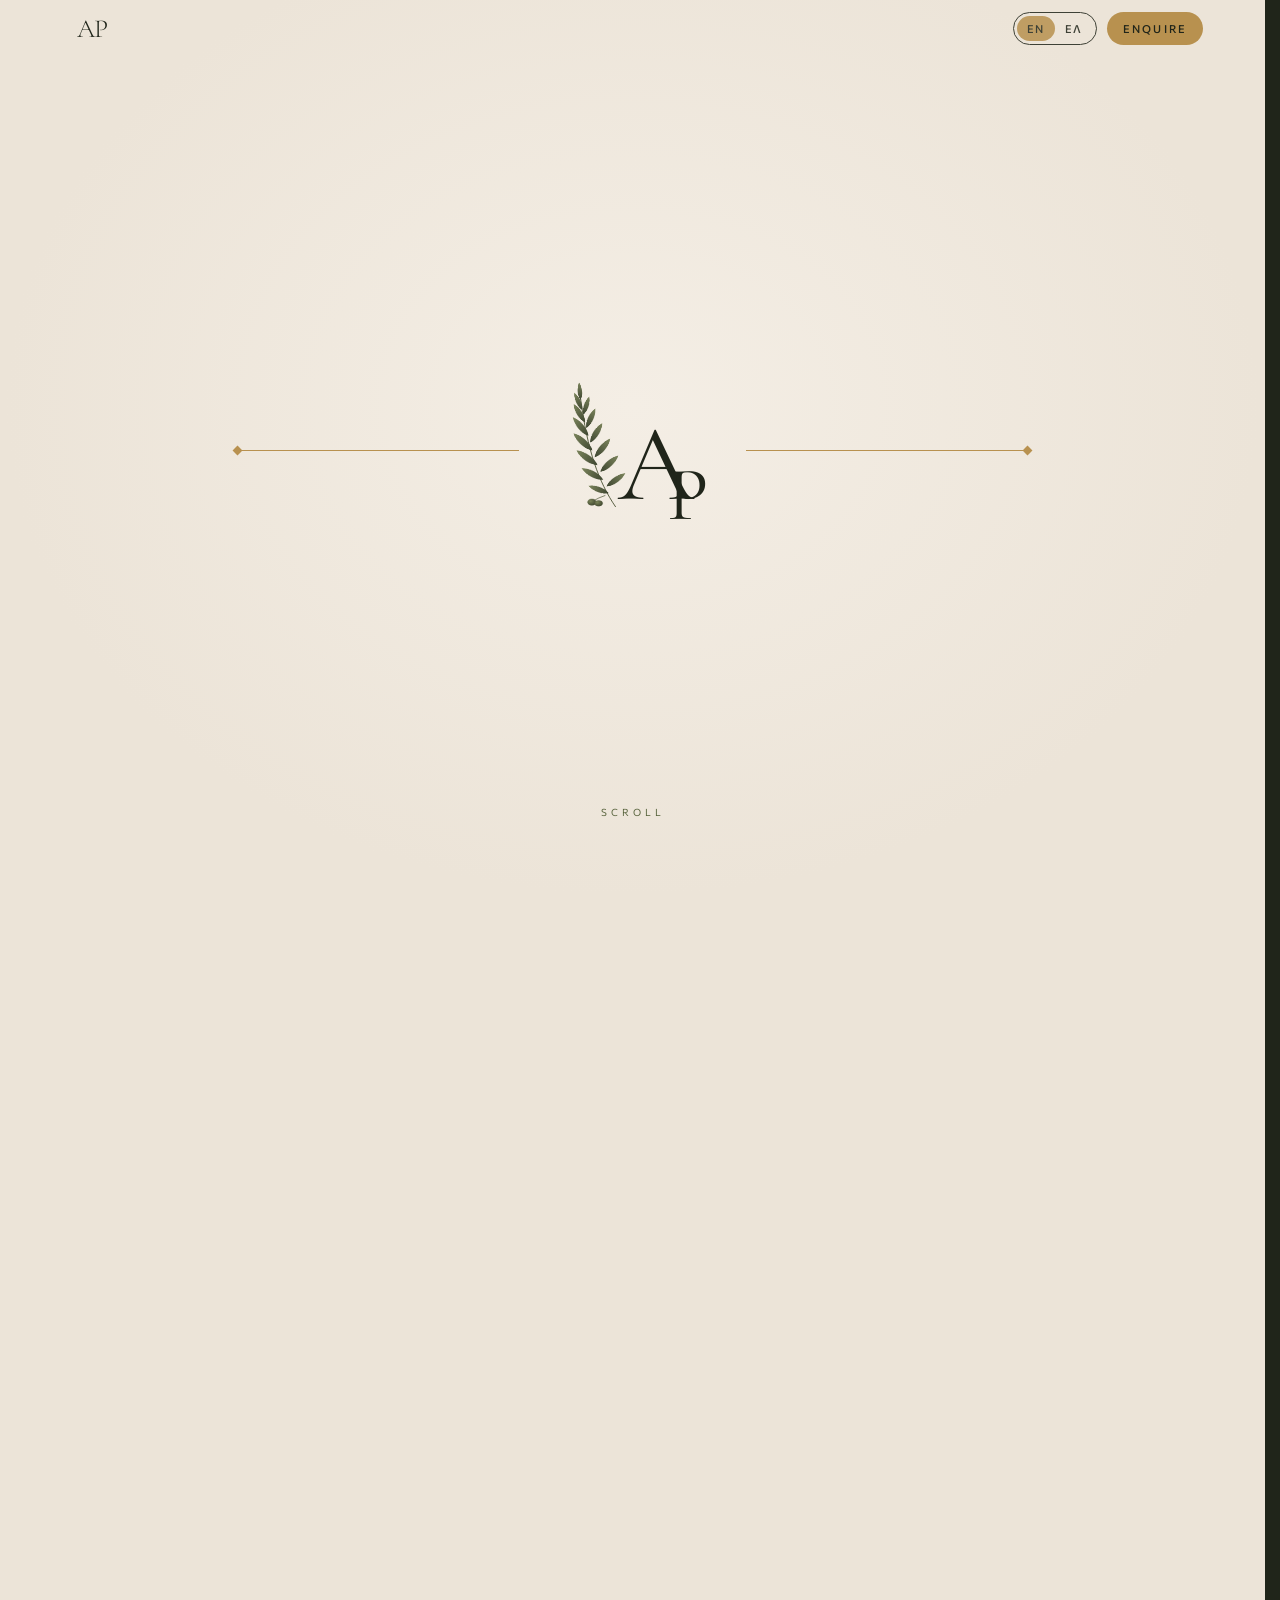
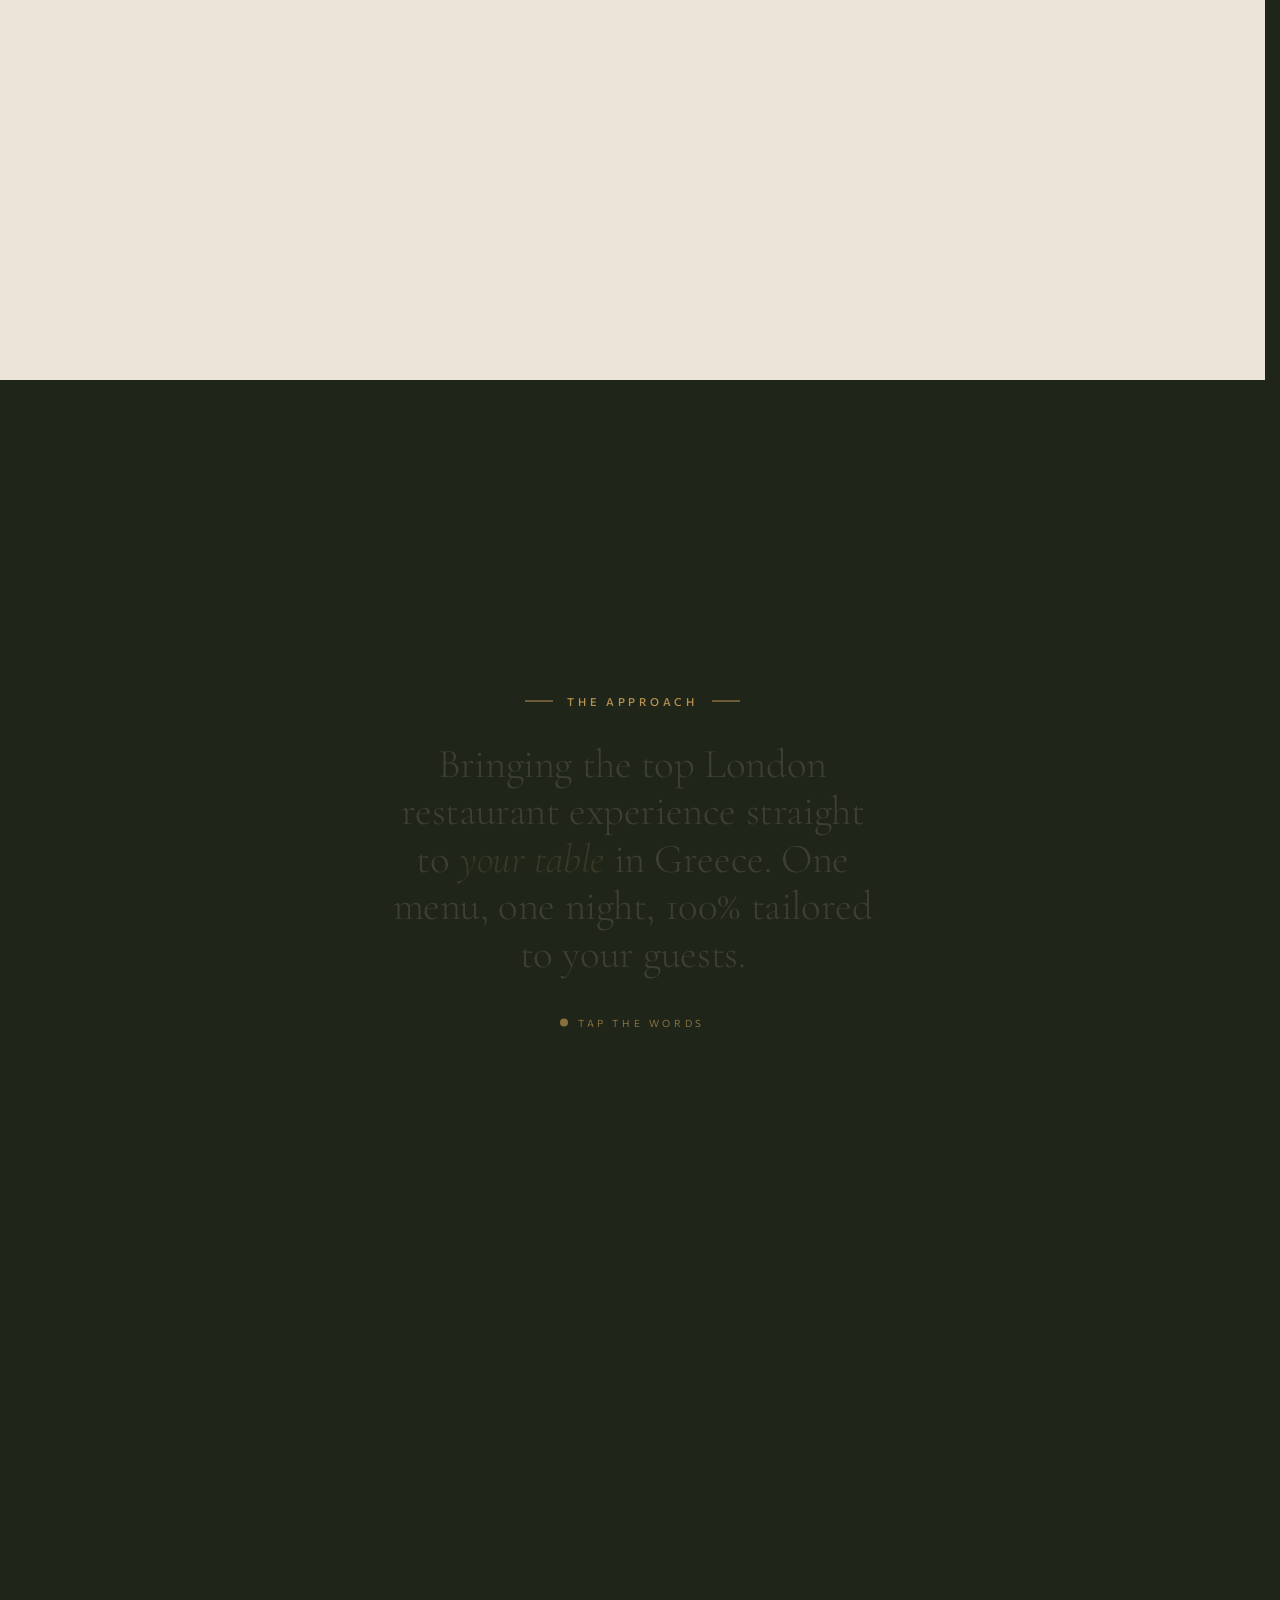
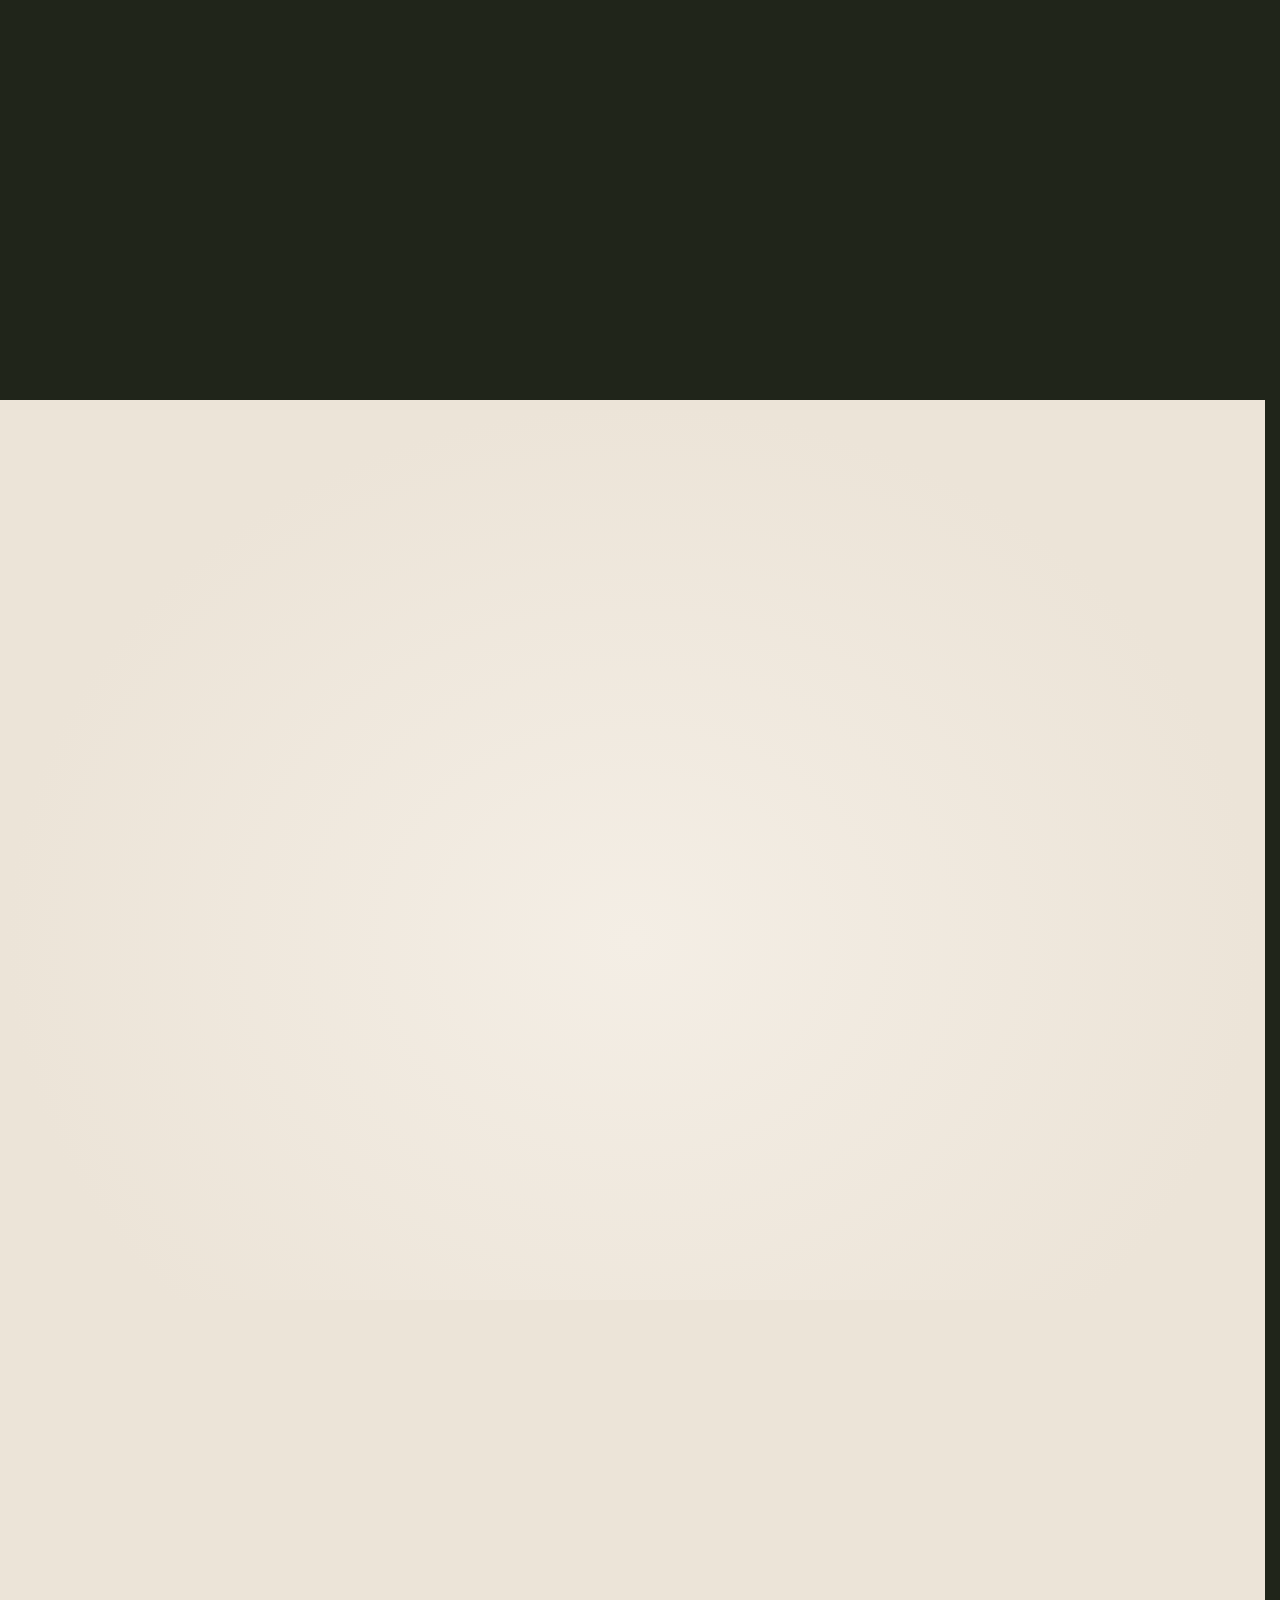
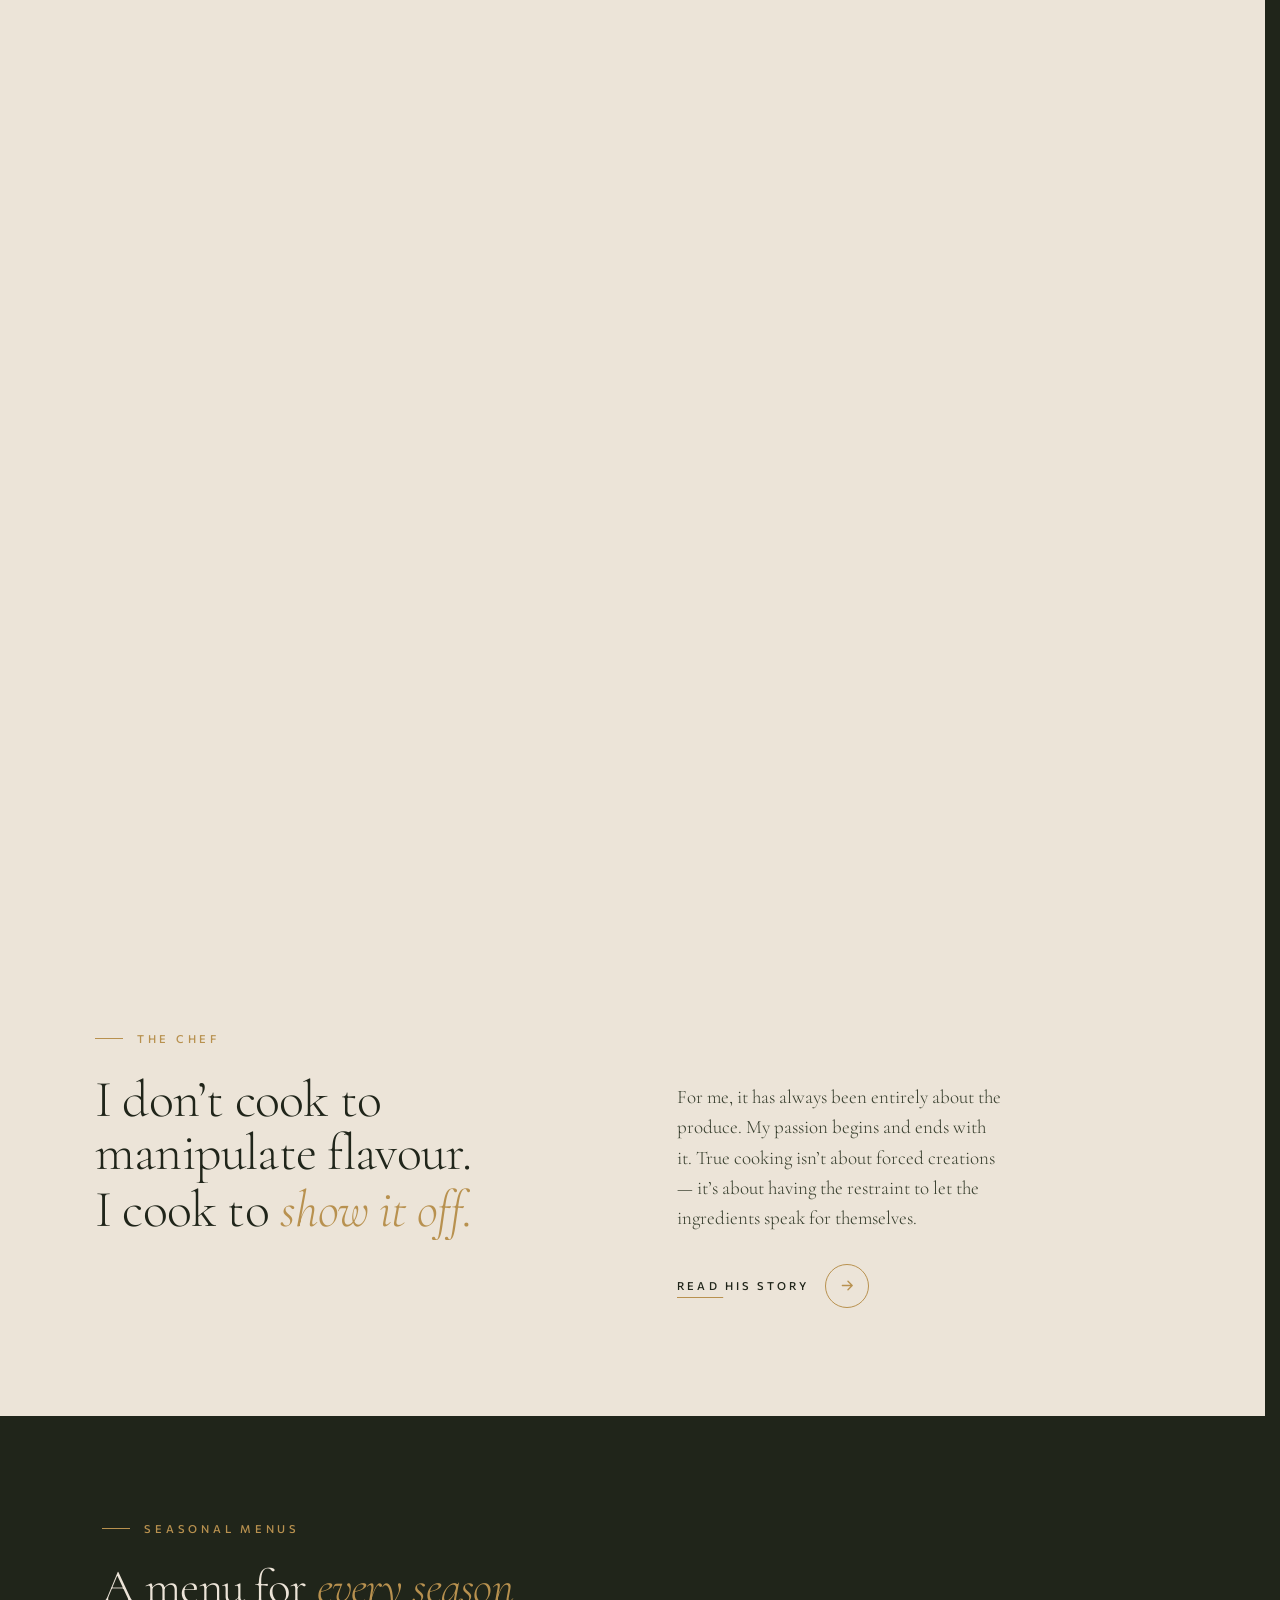
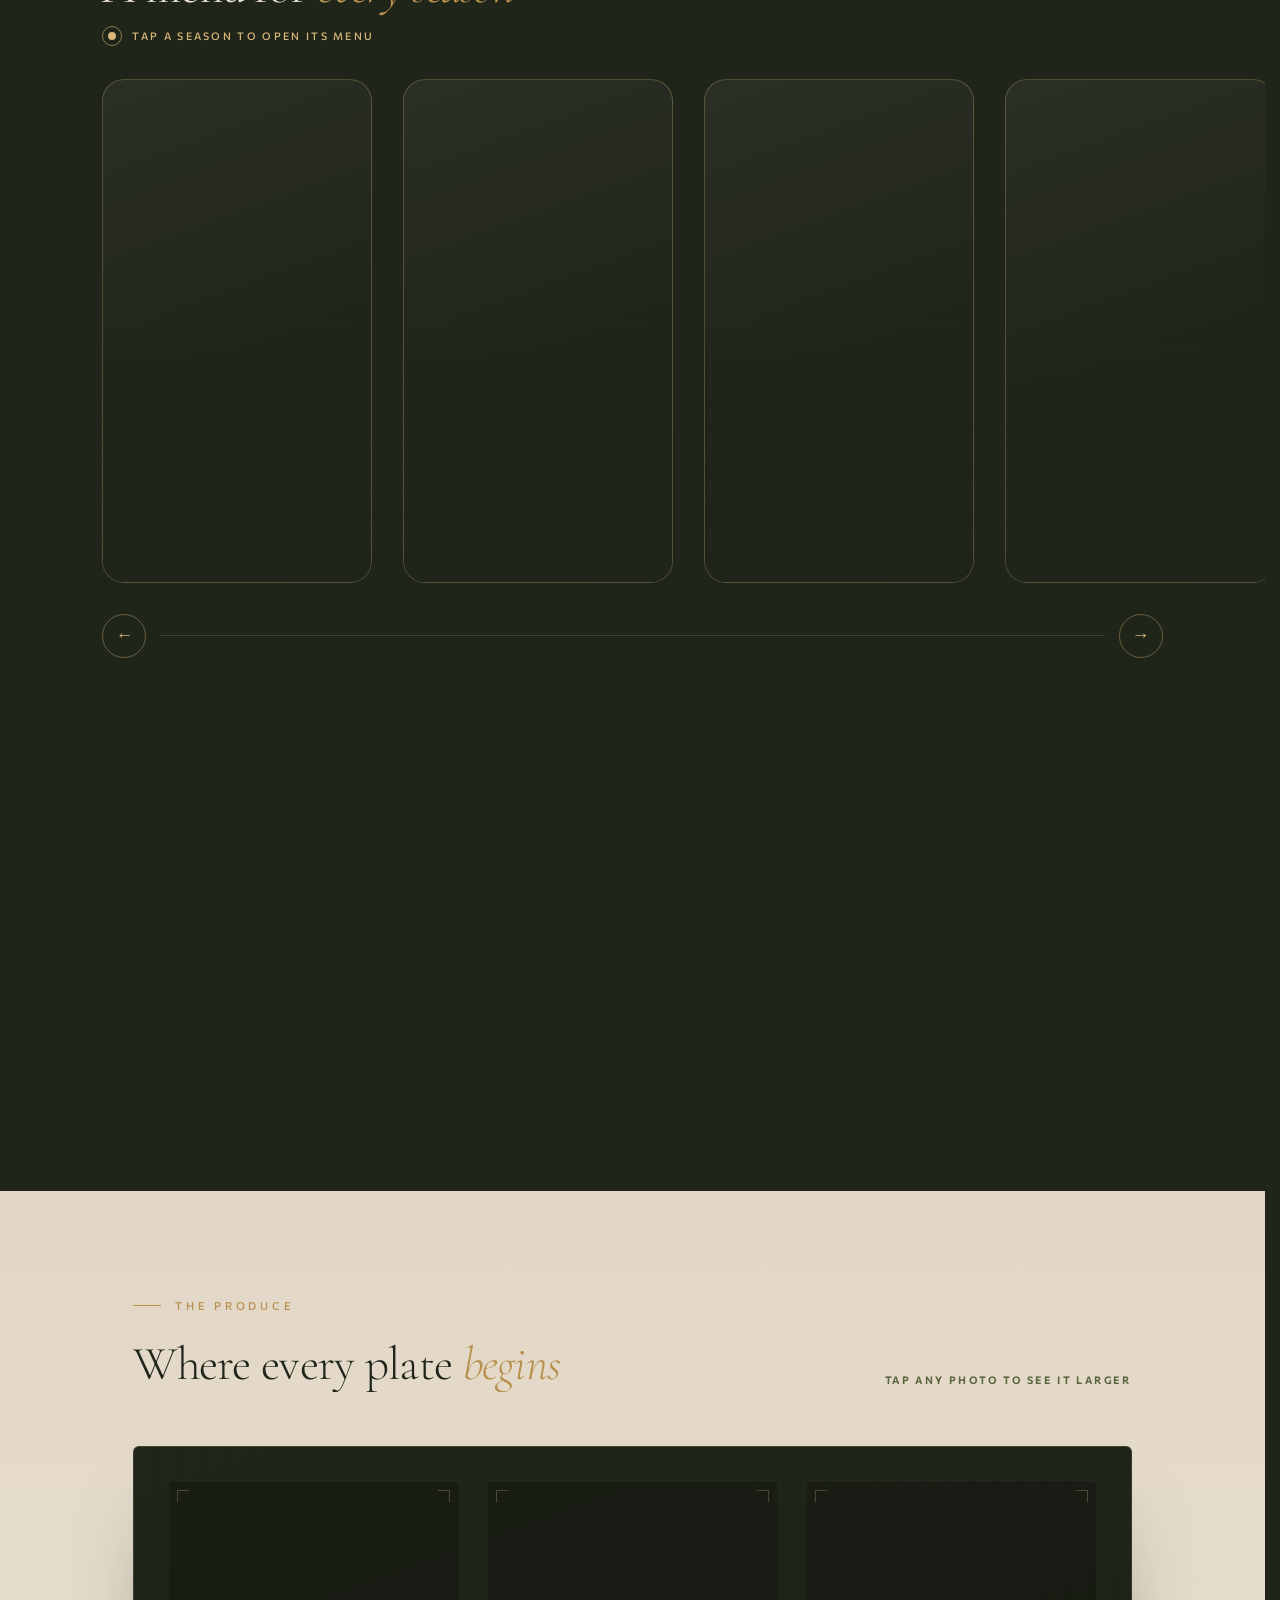
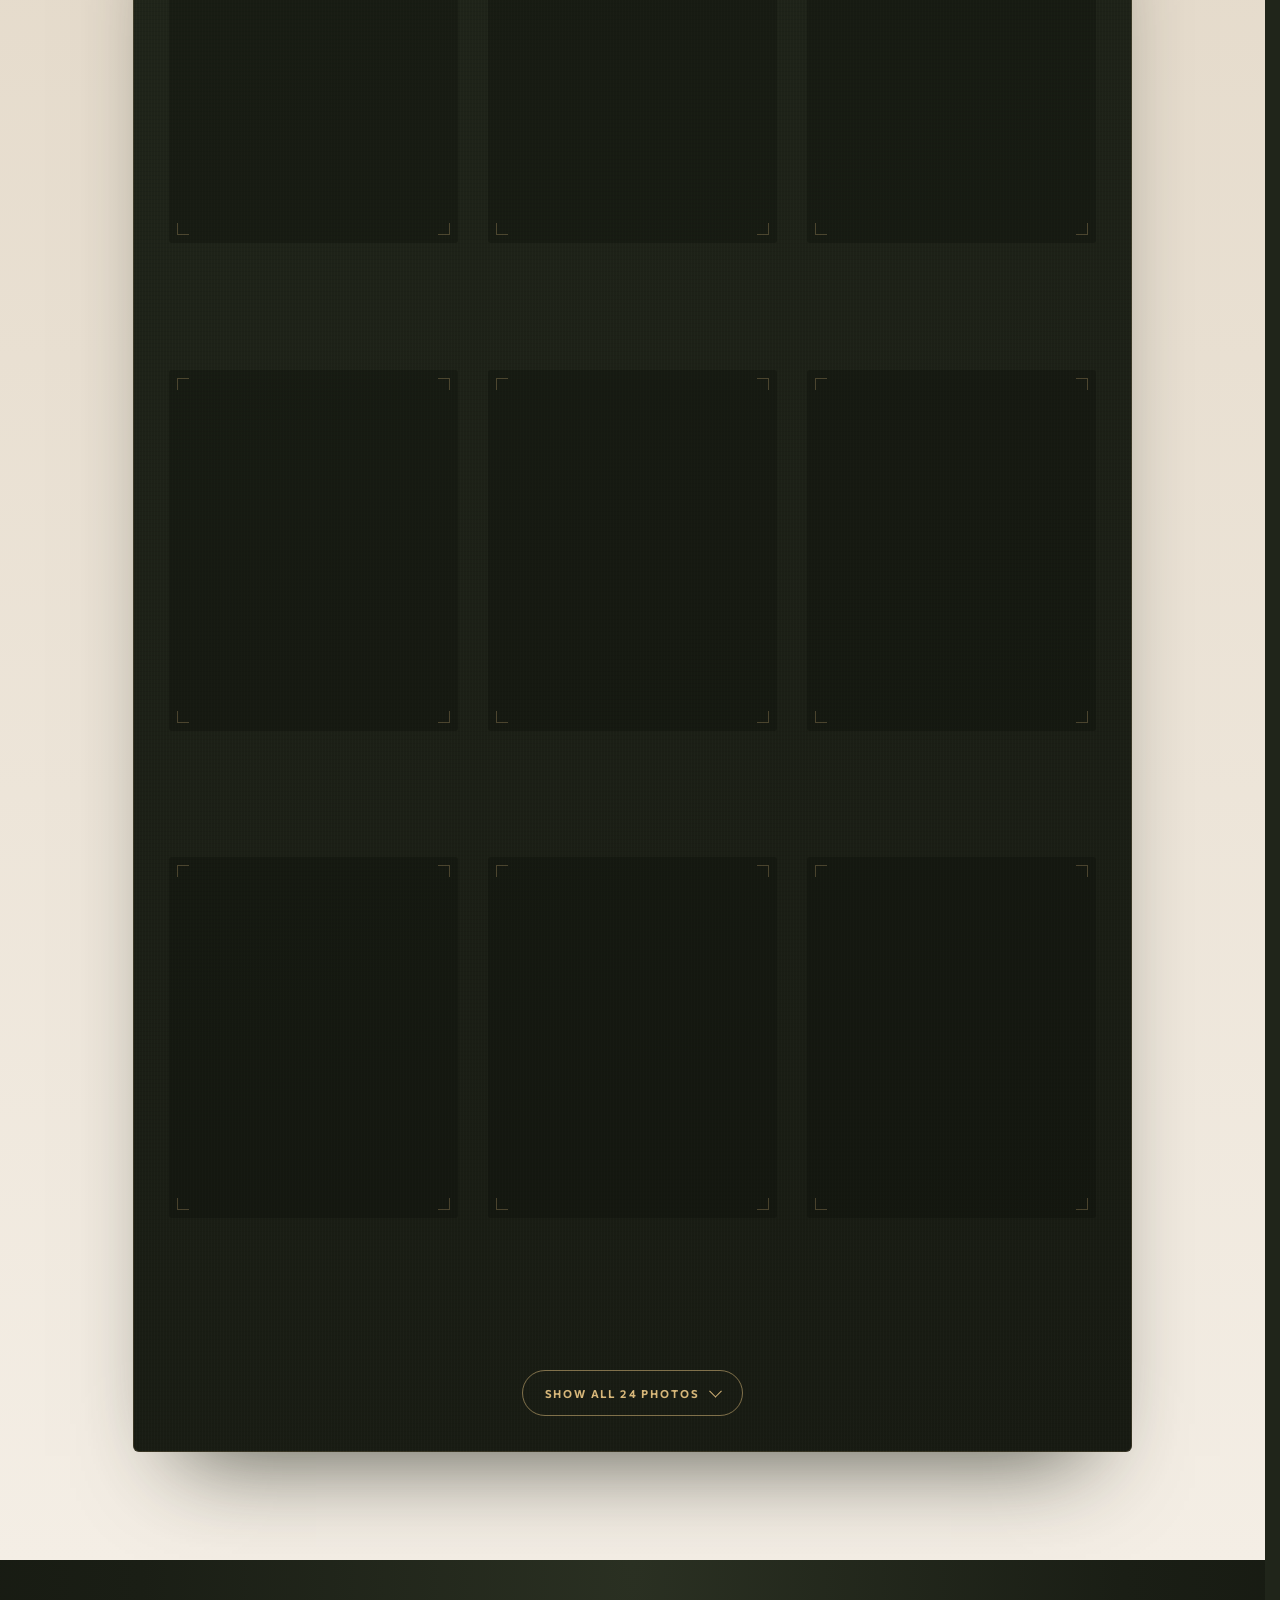
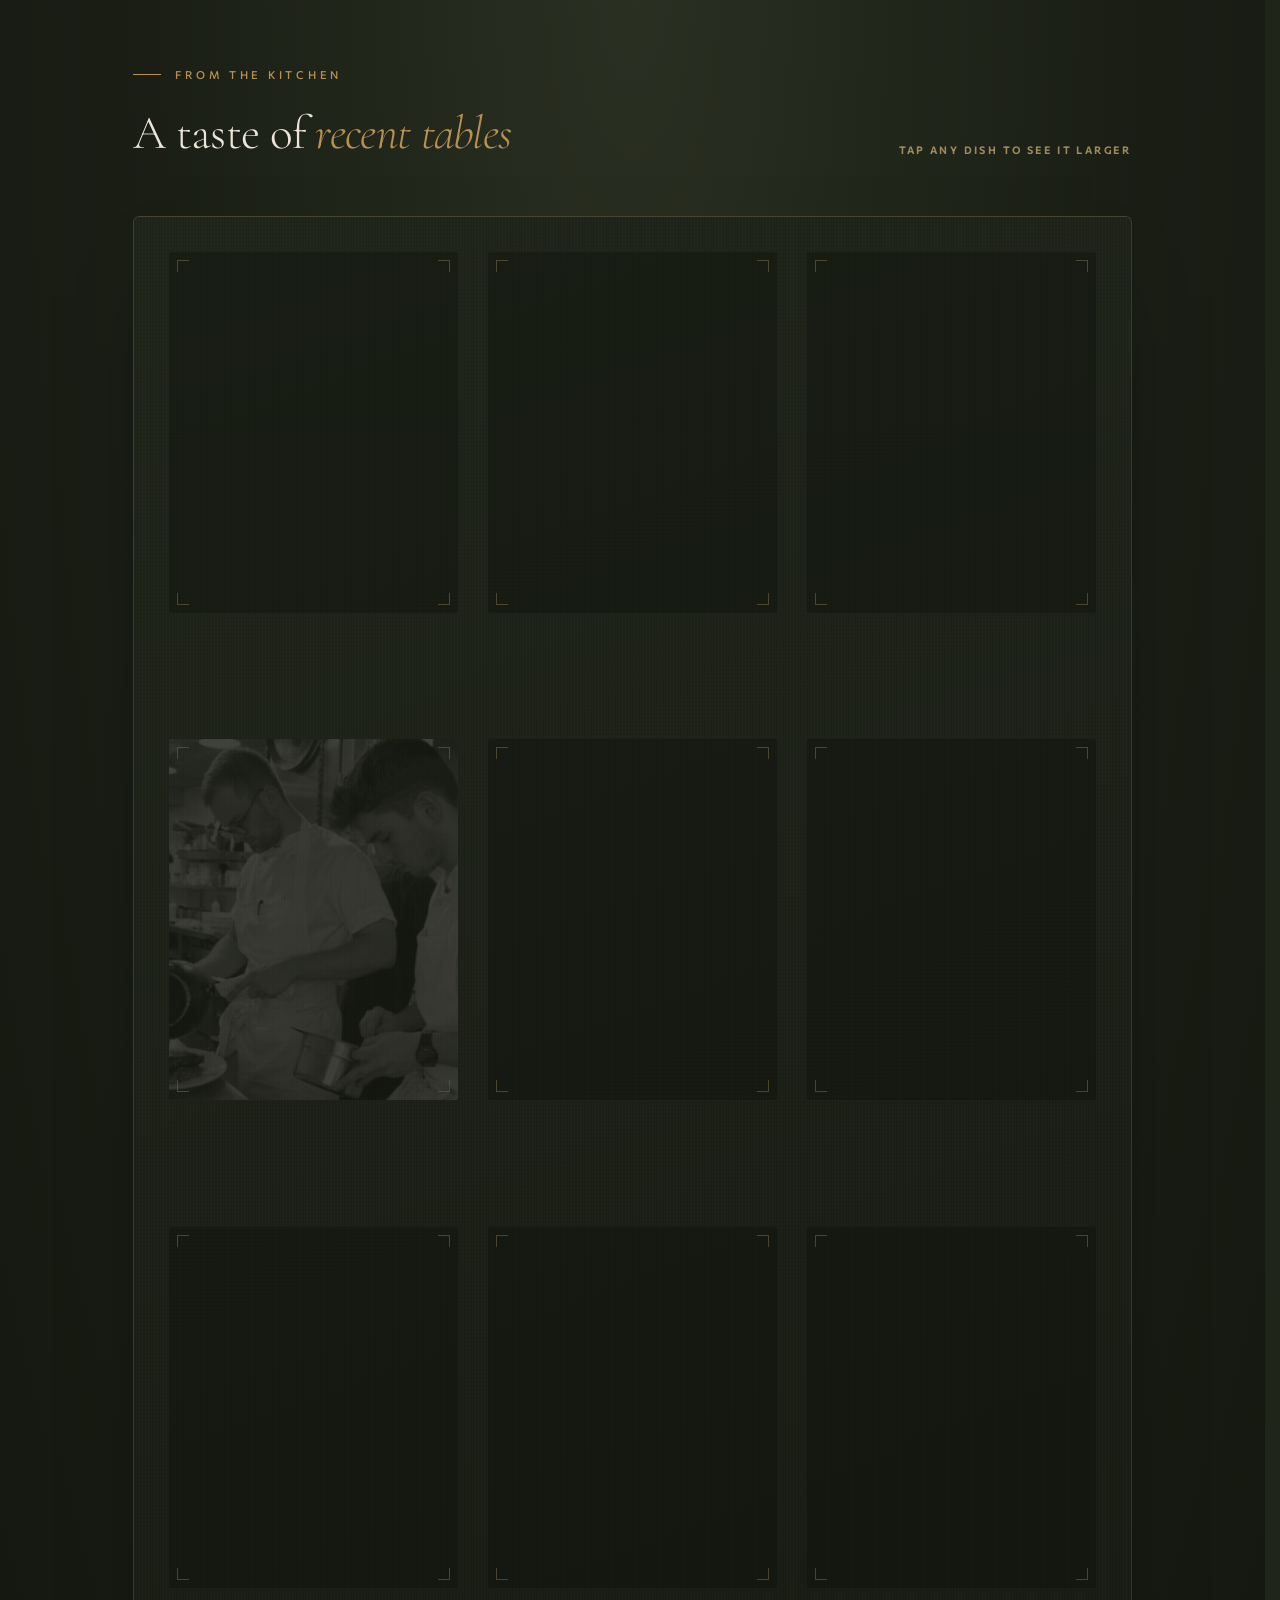
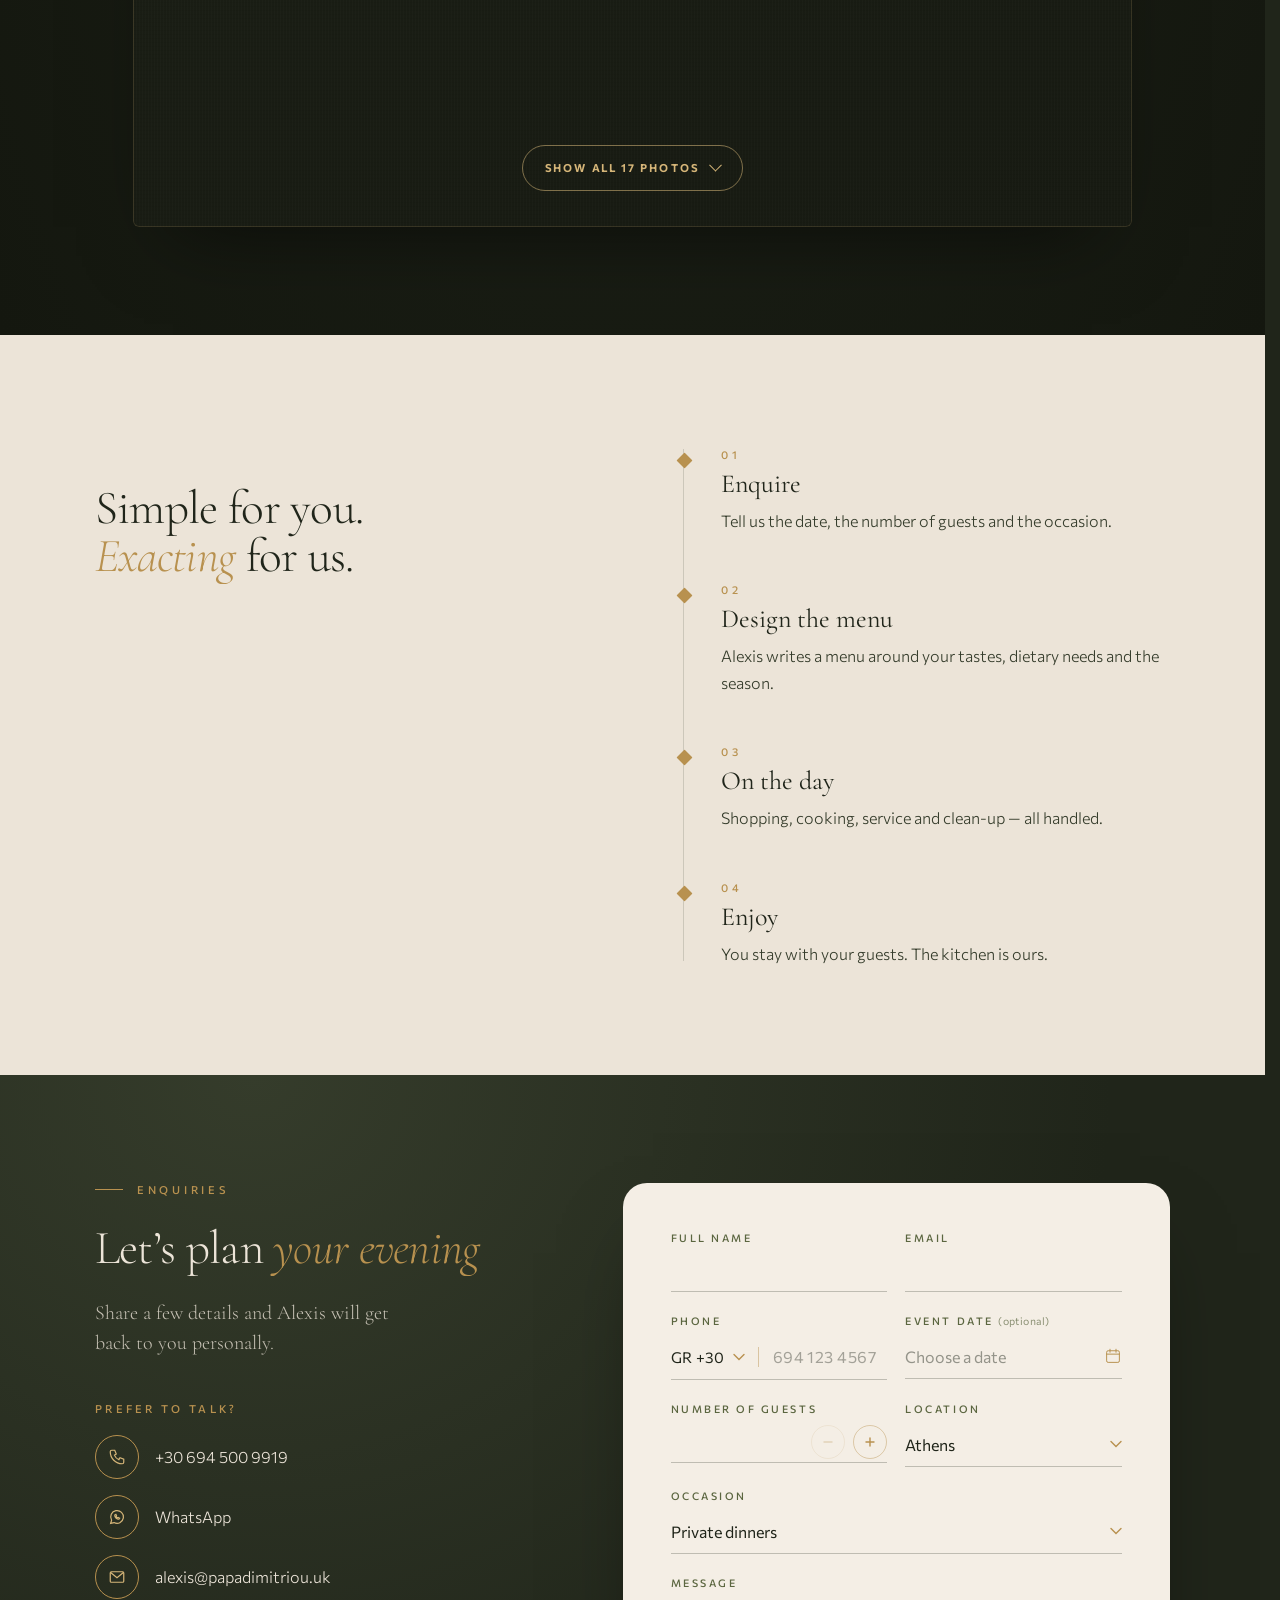
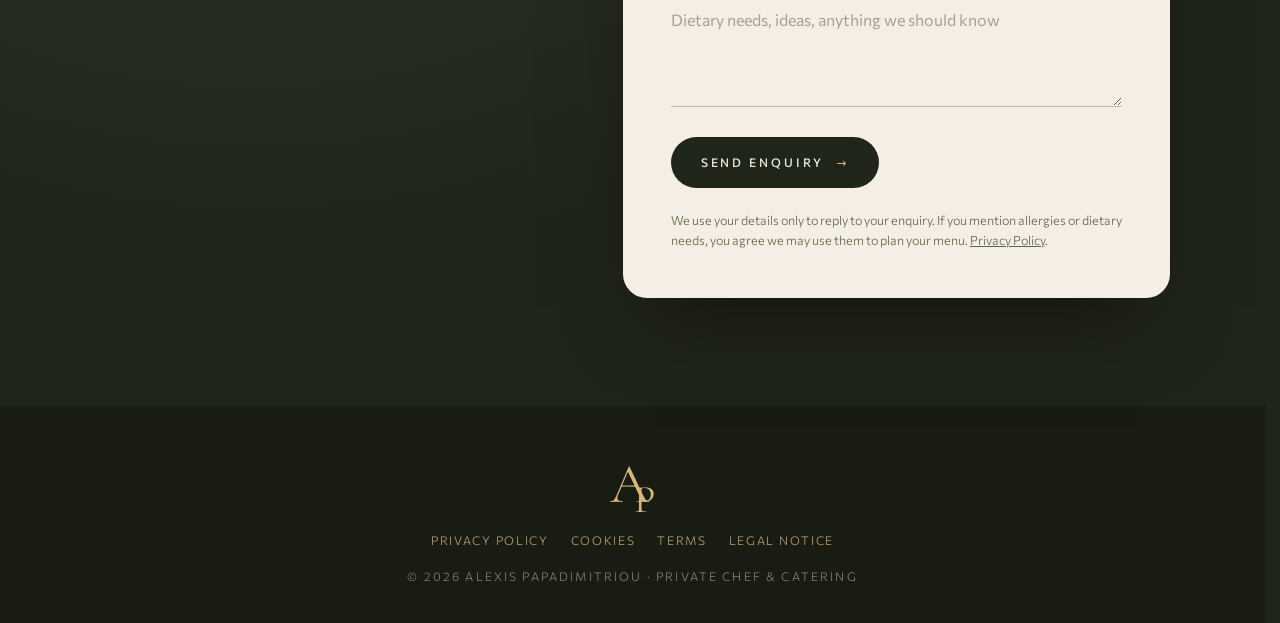
<file: index.html>
<!doctype html>
<html lang="en">
<head>
<meta charset="utf-8">
<meta name="viewport" content="width=device-width, initial-scale=1, viewport-fit=cover">
<title>Private Chef in Athens &amp; London | Alexis Papadimitriou</title>
<meta name="description" content="Michelin-trained private chef for dinners, celebrations, villas and events in Athens, across Greece and in London. Menus written for your guests — enquire for your date.">
<link rel="canonical" href="https://papadimitriou.uk/">
<link rel="alternate" hreflang="en" href="https://papadimitriou.uk/">
<link rel="alternate" hreflang="el" href="https://papadimitriou.uk/el/">
<link rel="alternate" hreflang="x-default" href="https://papadimitriou.uk/">
<meta name="robots" content="index,follow,max-image-preview:large">
<meta name="theme-color" content="#20251a">
<meta property="og:type" content="website">
<meta property="og:site_name" content="Alexis Papadimitriou — Private Chef">
<meta property="og:title" content="Private Chef in Athens &amp; London | Alexis Papadimitriou">
<meta property="og:description" content="Michelin-trained private chef for dinners, celebrations, villas and events in Athens, across Greece and in London.">
<meta property="og:url" content="https://papadimitriou.uk/">
<meta property="og:image" content="https://papadimitriou.uk/og.JPG">
<meta property="og:image:width" content="1200">
<meta property="og:image:height" content="630">
<meta property="og:image:alt" content="Alexis Papadimitriou — Private Chef &amp; Catering">
<meta property="og:locale" content="en_GB">
<meta property="og:locale:alternate" content="el_GR">
<meta name="twitter:card" content="summary_large_image">
<link rel="apple-touch-icon" href="/apple-touch-icon.PNG">
<script type="application/ld+json">
{
  "@context": "https://schema.org",
  "@type": "LocalBusiness",
  "@id": "https://papadimitriou.uk/#business",
  "name": "Alexis Papadimitriou — Private Chef & Catering",
  "alternateName": "Αλέξης Παπαδημητρίου — Ιδιωτικός Σεφ",
  "description": "Michelin-trained private chef and catering for private dinners, celebrations, villas and events in Athens, across Greece and in London.",
  "url": "https://papadimitriou.uk/",
  "image": "https://papadimitriou.uk/og.JPG",
  "logo": "https://papadimitriou.uk/apple-touch-icon.PNG",
  "telephone": "+306945009919",
  "email": "alexis@papadimitriou.uk",
  "knowsLanguage": ["en", "el"],
  "areaServed": [
    { "@type": "City", "name": "Athens" },
    { "@type": "Country", "name": "Greece" },
    { "@type": "City", "name": "London" }
  ],
  "founder": { "@type": "Person", "name": "Alexis Papadimitriou", "jobTitle": "Private Chef", "image": "https://papadimitriou.uk/alexis.jpg" },
  "makesOffer": [
    { "@type": "Offer", "itemOffered": { "@type": "Service", "name": "Private dinners" } },
    { "@type": "Offer", "itemOffered": { "@type": "Service", "name": "Celebrations" } },
    { "@type": "Offer", "itemOffered": { "@type": "Service", "name": "Events & catering" } },
    { "@type": "Offer", "itemOffered": { "@type": "Service", "name": "Villas & retreats" } }
  ]
}
</script>
<link rel="icon" href="data:image/svg+xml,%3Csvg xmlns='http://www.w3.org/2000/svg' viewBox='0 0 64 64'%3E%3Crect width='64' height='64' rx='14' fill='%2320251a'/%3E%3Ctext x='32' y='43' font-family='Georgia,serif' font-size='30' fill='%23d6b679' text-anchor='middle'%3EAP%3C/text%3E%3C/svg%3E">
<link rel="preload" href="/fonts/cormorant-garamond-latin-400-normal.woff2" as="font" type="font/woff2" crossorigin>
<link rel="preload" href="/fonts/commissioner-latin-400-normal.woff2" data-el-href="/fonts/commissioner-greek-400-normal.woff2" as="font" type="font/woff2" crossorigin>
<link rel="stylesheet" href="/site.css?v=55">
<link rel="modulepreload" href="/i18n.js?v=55">
<link rel="modulepreload" href="/gallery.js?v=55">
<link rel="modulepreload" href="/seasons.js?v=55">
<link rel="modulepreload" href="/details.js?v=55">
<link rel="modulepreload" href="/curtain.js?v=55">
<script src="/arrive.js?v=55"></script>
</head>
<body>
<div class="hc hc-in" aria-hidden="true"><i class="hc-disc"></i><span class="hc-ap">A<span>P</span></span></div>

<svg width="0" height="0" style="position:absolute" aria-hidden="true">
  <defs>
    <linearGradient id="lg" x1="0" y1="0" x2="0" y2="1"><stop offset="0" stop-color="#7c855c"/><stop offset="1" stop-color="#3d4530"/></linearGradient>
    <radialGradient id="og" cx=".35" cy=".35" r=".8"><stop offset="0" stop-color="#7a8458"/><stop offset="1" stop-color="#363d29"/></radialGradient>
  </defs>
</svg>

<header id="hdr">
  <a class="brand" href="#top" aria-label="Alexis Papadimitriou — home">AP <small>Private Chef</small></a>
  <div class="hdr-r">
    <div class="lang" role="group" aria-label="Language">
      <button type="button" data-lang="en" aria-pressed="true">EN</button>
      <button type="button" data-lang="el" aria-pressed="false">ΕΛ</button>
    </div>
    <a class="cta" href="#contact" data-i18n="nav.enquire">Enquire</a>
  </div>
</header>

<main id="top">
  <!-- 1. Hero: monogram zooms, dark card face reveals -->
  <section id="hero" class="pin" data-theme="light">
    <div class="stage">
      <div class="front">
        <div class="rule l"></div>
        <div class="mono" id="mono"><div class="olive"></div><div class="ap"><span class="a">A</span><span class="p">P</span></div></div>
        <div class="rule r"></div>
        <div class="hint" id="hint"><span data-i18n="hero.hint">Scroll</span><i></i></div>
        <div class="boot" aria-hidden="true"><span class="veil-ap">A<span>P</span></span><i></i></div>
      </div>
      <div class="back" id="back">
        <div class="disc" id="disc"></div>
        <h1>
          <span class="n first" style="display:block">ALEXIS</span>
          <span class="n script" style="display:block">Papadimitriou</span>
        </h1>
        <div class="n orn"><span></span><b></b><span></span></div>
        <p class="n tag" data-i18n="hero.tag">Private Chef &amp; Catering</p>
        <p class="n place" data-i18n="hero.place">Serving London &amp; Athens</p>
      </div>
    </div>
  </section>

  <!-- 2. Statement: words light up as you scroll -->
  <section id="statement" class="pin" data-theme="dark">
    <div class="stage">
      <p class="eyebrow" data-i18n="st.eyebrow">The approach</p>
      <p class="big" id="stmt" data-i18n="st.text">Bringing the top London restaurant experience straight to <em>your table</em> in Greece. One menu, one night, 100% tailored to your guests.</p>
      <p class="tap" id="tap" data-i18n="st.tap">Tap the words</p>
    </div>
  </section>

  <!-- 3. About -->
  <!-- 3. Chef portrait: pinned, layered scene (he breaks out of the arch) -->
  <section id="chef" class="pin" data-theme="light" aria-labelledby="chef-cap">
    <div class="stage cstage">
      <div class="c-box" id="cbox">
        <div class="c-word c-word-back" aria-hidden="true"><span>ALEXIS</span></div>
        <div class="c-line" aria-hidden="true"></div>
        <div class="c-arch"><img src="/alexis-bg.jpg" alt="" width="900" height="1125" loading="lazy" decoding="async"></div>
        <div class="c-word c-word-front" aria-hidden="true"><span>ALEXIS</span></div>
        <div class="c-cut"><img src="/alexis-cut.webp" width="900" height="1125" loading="lazy" decoding="async" alt="Portrait of Alexis Papadimitriou, private chef" data-i18n-alt="ab.alt"></div>
        <a class="c-link" href="/about" data-about aria-label="Meet Alexis: read his story" data-i18n-aria="ab.link">
          <span class="c-badge" aria-hidden="true">
            <span class="c-halo"></span>
            <span class="c-spin"><svg class="c-ring" viewBox="0 0 100 100"><defs><path id="c-ring-p" d="M50 50m-36 0a36 36 0 1 1 72 0a36 36 0 1 1-72 0"/></defs><text><textPath href="#c-ring-p" textLength="222" data-i18n="ab.ring">Meet the chef · his story ·</textPath></text></svg></span>
            <span class="c-dot"><svg viewBox="0 0 16 16"><g class="c-arr"><path d="M4.5 11.5 11.5 4.5M5.5 4.5h6v6"/></g><g class="c-arr c-arr-2"><path d="M4.5 11.5 11.5 4.5M5.5 4.5h6v6"/></g></svg></span>
          </span>
        </a>
      </div>
      <p class="c-cap" id="chef-cap"><span class="c-rule"></span><span data-i18n="ab.cap">Chef Alexis Papadimitriou</span><span class="c-rule"></span></p>
    </div>
  </section>

  <section id="about" class="plain light" data-theme="light">
    <div class="watermark" id="wm" aria-hidden="true">AP</div>
    <div class="about-grid">
      <div class="about-text">
        <p class="eyebrow" data-reveal data-i18n="ab.eyebrow">The chef</p>
        <h2 data-reveal-group><span class="mask" style="display:block"><span data-i18n="ab.h1">I don’t cook to manipulate flavour.</span></span><span class="mask" style="display:block"><span data-i18n="ab.h2">I cook to <em>show it off.</em></span></span></h2>
        <div class="about-body" data-reveal style="--d:2">
          <p class="lead" data-i18n="ab.p">For me, it has always been entirely about the produce. My passion begins and ends with it. True cooking isn’t about forced creations — it’s about having the restraint to let the ingredients speak for themselves.</p>
          <a class="ab-more" href="/about" data-about><span data-i18n="ab.more">Read his story</span><i aria-hidden="true"><svg viewBox="0 0 16 16"><path d="M2.5 8h10M8.5 3.5 13 8l-4.5 4.5" fill="none" stroke="currentColor" stroke-width="1.4" stroke-linecap="round" stroke-linejoin="round"/></svg></i></a>
        </div>
      </div>
    </div>
  </section>

  <!-- 4. Seasonal menus: pinned horizontal scroll (menus and photos in seasons.js) -->
  <section id="occasions" class="pin" data-theme="dark">
    <div class="stage">
      <div class="head">
        <p class="eyebrow" data-i18n="oc.eyebrow">Seasonal menus</p>
        <h2 data-i18n="oc.h">A menu for <em>every season</em></h2>
        <p class="oc-sub" data-i18n="oc.sub">Sample menus, kept simple on purpose. Yours is written for your occasion — as refined or as relaxed as you like.</p>
        <p class="oc-hint"><i aria-hidden="true"></i><span data-i18n="oc.hint">Tap a season to open its menu</span></p>
      </div>
      <div class="hw" id="hw"><div class="track" id="track">
        <article class="card season" data-season="summer">
          <div class="s-art" aria-hidden="true"><i class="s-mask"></i></div>
          <span class="num">01</span><span class="s-rule" aria-hidden="true"></span>
          <div class="s-copy">
            <h3 data-i18n="sn.summer">Summer</h3>
            <p class="s-menu"></p>
            <button type="button" class="s-more" aria-expanded="false" aria-controls="note-summer"><span class="s-more-t">Chef’s note</span><i aria-hidden="true"></i></button>
            <div class="s-note" id="note-summer"><div><p class="s-desc" data-i18n="sn.summer.p"></p></div></div>
            <div class="s-actions">
              <button type="button" class="s-cta"><span class="s-cta-t"></span><i aria-hidden="true"></i></button>
            </div>
          </div>
        </article>
        <article class="card season" data-season="autumn">
          <div class="s-art" aria-hidden="true"><i class="s-mask"></i></div>
          <span class="num">02</span><span class="s-rule" aria-hidden="true"></span>
          <div class="s-copy">
            <h3 data-i18n="sn.autumn">Autumn</h3>
            <p class="s-menu"></p>
            <button type="button" class="s-more" aria-expanded="false" aria-controls="note-autumn"><span class="s-more-t">Chef’s note</span><i aria-hidden="true"></i></button>
            <div class="s-note" id="note-autumn"><div><p class="s-desc" data-i18n="sn.autumn.p"></p></div></div>
            <div class="s-actions">
              <button type="button" class="s-cta"><span class="s-cta-t"></span><i aria-hidden="true"></i></button>
            </div>
          </div>
        </article>
        <article class="card season" data-season="winter">
          <div class="s-art" aria-hidden="true"><i class="s-mask"></i></div>
          <span class="num">03</span><span class="s-rule" aria-hidden="true"></span>
          <div class="s-copy">
            <h3 data-i18n="sn.winter">Winter</h3>
            <p class="s-menu"></p>
            <button type="button" class="s-more" aria-expanded="false" aria-controls="note-winter"><span class="s-more-t">Chef’s note</span><i aria-hidden="true"></i></button>
            <div class="s-note" id="note-winter"><div><p class="s-desc" data-i18n="sn.winter.p"></p></div></div>
            <div class="s-actions">
              <button type="button" class="s-cta"><span class="s-cta-t"></span><i aria-hidden="true"></i></button>
            </div>
          </div>
        </article>
        <article class="card season" data-season="spring">
          <div class="s-art" aria-hidden="true"><i class="s-mask"></i></div>
          <span class="num">04</span><span class="s-rule" aria-hidden="true"></span>
          <div class="s-copy">
            <h3 data-i18n="sn.spring">Spring</h3>
            <p class="s-menu"></p>
            <button type="button" class="s-more" aria-expanded="false" aria-controls="note-spring"><span class="s-more-t">Chef’s note</span><i aria-hidden="true"></i></button>
            <div class="s-note" id="note-spring"><div><p class="s-desc" data-i18n="sn.spring.p"></p></div></div>
            <div class="s-actions">
              <button type="button" class="s-cta"><span class="s-cta-t"></span><i aria-hidden="true"></i></button>
            </div>
          </div>
        </article>
        <article class="card season" data-season="events">
          <div class="s-art" aria-hidden="true"><i class="s-mask"></i></div>
          <span class="num">05</span><span class="s-rule" aria-hidden="true"></span>
          <div class="s-copy">
            <h3 data-i18n="sn.events">Events</h3>
            <p class="s-menu"></p>
            <button type="button" class="s-more" aria-expanded="false" aria-controls="note-events"><span class="s-more-t">Chef’s note</span><i aria-hidden="true"></i></button>
            <div class="s-note" id="note-events"><div><p class="s-desc" data-i18n="sn.events.p"></p></div></div>
            <div class="s-actions">
              <button type="button" class="s-cta"><span class="s-cta-t"></span><i aria-hidden="true"></i></button>
            </div>
          </div>
        </article>
      </div></div>
      <div class="hctl">
        <button type="button" class="arw" id="prev" aria-label="Previous">←</button>
        <div class="bar"><i id="bar"></i></div>
        <button type="button" class="arw" id="next" aria-label="Next">→</button>
      </div>
    </div>
  </section>

  <!-- 4b. Food gallery (filled from gallery.js; hidden until photos are added) -->
  <section id="produce" class="plain" hidden>
    <div class="kitchen-head">
      <p class="eyebrow" data-reveal data-i18n="pd.eyebrow">The produce</p>
      <h2 data-reveal-group><span class="mask" style="display:block"><span data-i18n="pd.h">Where every plate <em>begins</em></span></span></h2>
      <p class="g-hint" data-reveal style="--d:2" data-i18n="pd.hint">Tap any photo to see it larger</p>
    </div>
    <div class="gallery" id="produce-gallery"></div>
  </section>

  <section id="kitchen" class="plain dark" data-theme="dark" hidden>
    <div class="kitchen-head">
      <p class="eyebrow" data-reveal data-i18n="kt.eyebrow">From the kitchen</p>
      <h2 data-reveal-group><span class="mask" style="display:block"><span data-i18n="kt.h">A taste of <em>recent tables</em></span></span></h2>
      <p class="g-hint" data-reveal style="--d:2" data-i18n="kt.hint">Tap any dish to see it larger</p>
    </div>
    <div class="gallery" id="gallery"></div>
  </section>

  <!-- 5. Process -->
  <section id="process" class="plain light" data-theme="light">
    <div class="wrap">
      <p class="eyebrow" data-reveal data-i18n="pr.eyebrow">How it works</p>
      <h2 data-reveal-group><span class="mask" style="display:block"><span data-i18n="pr.h">Simple for you. <em>Exacting</em> for us.</span></span></h2>
      <div class="steps" id="steps">
        <i class="line" id="pline"></i>
        <div class="step" data-reveal><small>01</small><h3 data-i18n="pr.1t">Enquire</h3><p data-i18n="pr.1p">Tell us the date, the number of guests and the occasion.</p></div>
        <div class="step" data-reveal><small>02</small><h3 data-i18n="pr.2t">Design the menu</h3><p data-i18n="pr.2p">Alexis writes a menu around your tastes, dietary needs and the season.</p></div>
        <div class="step" data-reveal><small>03</small><h3 data-i18n="pr.3t">On the day</h3><p data-i18n="pr.3p">Shopping, cooking, service and clean-up — all handled.</p></div>
        <div class="step" data-reveal><small>04</small><h3 data-i18n="pr.4t">Enjoy</h3><p data-i18n="pr.4p">You stay with your guests. The kitchen is ours.</p></div>
      </div>
    </div>
  </section>

  <!-- 6. Contact -->
  <section id="contact" class="plain dark" data-theme="dark">
    <div class="wrap">
      <div>
        <p class="eyebrow" data-reveal data-i18n="ct.eyebrow">Enquiries</p>
        <h2 data-reveal-group><span class="mask" style="display:block"><span data-i18n="ct.h">Let’s plan <em>your evening</em></span></span></h2>
        <p class="sub" data-reveal style="--d:2" data-i18n="ct.sub">Share a few details and Alexis will get back to you personally.</p>
        <div class="direct" data-reveal style="--d:3">
          <p data-i18n="ct.direct">Prefer to talk?</p>
          <a id="lnk-tel" href="#"><span class="ic"><svg viewBox="0 0 24 24" fill="none" stroke="currentColor" stroke-width="1.6"><path d="M5 3h4l2 5-2.5 1.5a11 11 0 0 0 6 6L16 13l5 2v4a2 2 0 0 1-2 2A16 16 0 0 1 3 5a2 2 0 0 1 2-2"/></svg></span><span id="tel-txt"></span></a>
          <a id="lnk-wa" href="#" target="_blank" rel="noopener"><span class="ic"><svg viewBox="0 0 24 24" fill="none" stroke="currentColor" stroke-width="1.6"><path d="M3.5 20.5l1.3-4.2A8.5 8.5 0 1 1 8 19.4z"/><path d="M9 9.5c0 3 2.5 5.5 5.5 5.5l1-1.5-2-1-1 .8a4 4 0 0 1-1.8-1.8l.8-1-1-2z"/></svg></span>WhatsApp</a>
          <a id="lnk-mail" href="#"><span class="ic"><svg viewBox="0 0 24 24" fill="none" stroke="currentColor" stroke-width="1.6"><rect x="3" y="5" width="18" height="14" rx="1.5"/><path d="M3.5 6l8.5 7 8.5-7"/></svg></span><span id="mail-txt"></span></a>
        </div>
      </div>

      <form id="form" novalidate data-reveal style="--d:2" autocomplete="on">
        <div class="hp" aria-hidden="true"><label for="f-website">Website</label><input id="f-website" type="text" name="website" tabindex="-1" autocomplete="off"></div>
        <div class="f half"><label for="f-name" data-i18n="f.name">Full name</label><input id="f-name" name="name" required minlength="2" maxlength="80" autocomplete="name"></div>
        <div class="f half"><label for="f-email">Email</label><input id="f-email" name="email" type="email" required maxlength="254" autocomplete="email"></div>
        <div class="f half ph-f"><label for="f-phone" id="l-phone" data-i18n="f.phone">Phone</label>
          <div class="ph-wrap">
            <select id="f-cc" aria-label="Country code" data-i18n-aria="f.cc">
              <option value="GR" data-code="+30" data-short="GR +30" data-i18n="cc.gr">Greece</option>
              <option value="GB" data-code="+44" data-short="UK +44" data-i18n="cc.gb">United Kingdom</option>
              <option value="XX" data-short-key="cc.othS" data-i18n="cc.oth">Other country</option>
            </select>
            <input id="f-phone" type="tel" inputmode="tel" maxlength="24" autocomplete="tel" placeholder="694 123 4567">
          </div></div>
        <div class="f half dp-f"><label for="f-date" id="l-date"><span data-i18n="f.date">Event date</span> <span class="opt" data-i18n="f.opt">(optional)</span></label><input type="hidden" name="event_date" id="f-date-v">
          <button type="button" id="f-date" class="dp-btn" aria-haspopup="dialog" aria-expanded="false" aria-labelledby="l-date f-date"><span class="dp-val is-ph">Choose a date</span><svg class="dp-ico" viewBox="0 0 24 24" width="18" height="18" aria-hidden="true"><rect x="3.5" y="5" width="17" height="15.5" rx="2" fill="none" stroke="currentColor" stroke-width="1.3"/><path d="M3.5 9.5h17M8 3v4M16 3v4" stroke="currentColor" stroke-width="1.3" stroke-linecap="round"/></svg></button></div>
        <div class="f half"><label for="f-guests" data-i18n="f.guests">Number of guests</label><input id="f-guests" name="guests" type="number" min="1" max="1000" step="1" inputmode="numeric"></div>
        <div class="f half"><label for="f-loc" data-i18n="f.loc">Location</label>
          <select id="f-loc" name="location">
            <option value="Athens" data-i18n="loc.ath">Athens</option>
            <option value="Elsewhere in Greece" data-i18n="loc.gr">Elsewhere in Greece</option>
            <option value="London" data-i18n="loc.lon">London</option>
            <option value="Other" data-i18n="loc.oth">Other</option>
          </select></div>
        <div class="f"><label for="f-occ" data-i18n="f.occ">Occasion</label>
          <select id="f-occ" name="occasion">
            <option value="Private dinner" data-i18n="oc.1t">Private dinner</option>
            <option value="Celebration" data-i18n="oc.2t">Celebration</option>
            <option value="Event / catering" data-i18n="oc.3t">Event / catering</option>
            <option value="Villa / retreat" data-i18n="oc.4t">Villa / retreat</option>
            <option value="Other" data-i18n="loc.oth">Other</option>
          </select></div>
        <div class="f"><label for="f-msg" data-i18n="f.msg">Message</label><textarea id="f-msg" name="message" maxlength="3000" data-i18n-ph="f.msgph" placeholder="Dietary needs, ideas, anything we should know"></textarea></div>
        <div class="f ts-wrap"><div id="ts"></div></div>
        <div class="send">
          <button type="submit" id="send"><span data-i18n="f.send">Send enquiry</span><b>→</b></button>
          <p class="status" id="status" role="status" aria-live="polite"></p>
        </div>
        <p class="notice" data-i18n="f.notice">We use your details only to reply to your enquiry. If you mention allergies or dietary needs, you agree we may use them to plan your menu. <a href="#privacy">Privacy Policy</a>.</p>
      </form>
    </div>
  </section>
</main>

<footer>
  <div class="ap"><span class="a">A</span><span class="p">P</span></div>
  <nav class="legal-links" aria-label="Legal">
    <a href="#privacy" data-i18n="lg.privacy">Privacy Policy</a>
    <a href="#cookies" data-i18n="lg.cookies">Cookies</a>
    <a href="#terms" data-i18n="lg.terms">Terms</a>
    <a href="#legal" data-i18n="lg.legal">Legal notice</a>
  </nav>
  <p data-i18n="ft">© 2026 Alexis Papadimitriou · Private Chef &amp; Catering</p>
</footer>

<div class="lightbox" id="lightbox" role="dialog" aria-modal="true" aria-label="Gallery" hidden>
  <button type="button" class="lb-x" id="lb-x" aria-label="Close" data-i18n-aria="lg.close">✕</button>
  <button type="button" class="lb-nav lb-prev" id="lb-prev" aria-label="Previous">←</button>
  <figure class="lb-fig"><img id="lb-img" alt=""><figcaption id="lb-cap"></figcaption></figure>
  <button type="button" class="lb-nav lb-next" id="lb-next" aria-label="Next">→</button>
  <div class="lb-count" id="lb-count"></div>
</div>

<div class="sheet" id="sheet" role="dialog" aria-modal="true" aria-labelledby="sheet-title" hidden>
  <div class="sheet-bar">
    <span class="sheet-brand">AP</span>
    <div class="sheet-act">
      <div class="lang" role="group" aria-label="Language">
        <button type="button" data-lang="en" aria-pressed="true">EN</button>
        <button type="button" data-lang="el" aria-pressed="false">ΕΛ</button>
      </div>
      <button type="button" class="sheet-x" id="sheet-x" data-i18n-aria="lg.close" aria-label="Close">✕</button>
    </div>
  </div>
  <article class="sheet-body" id="sheet-body"></article>
</div>

<script type="module" src="/app.js?v=55"></script>
</body>
</html>
</file>
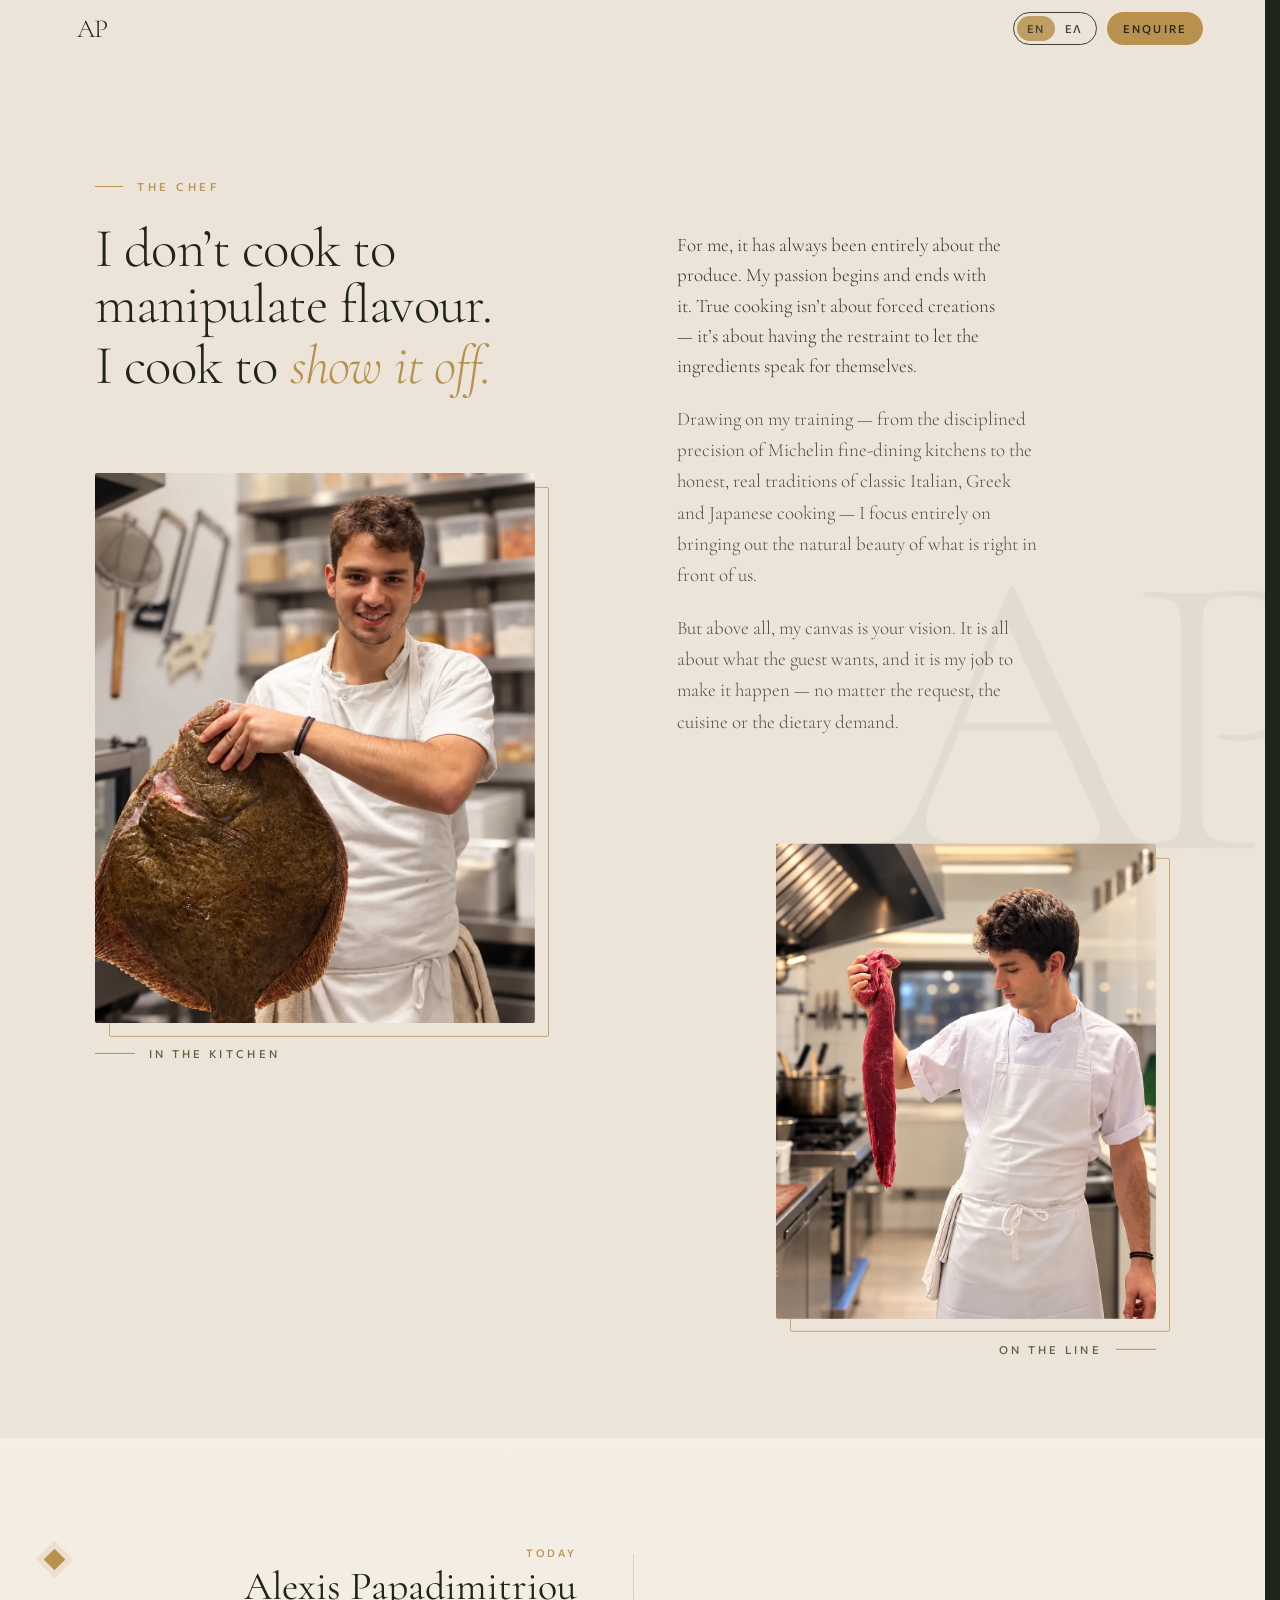
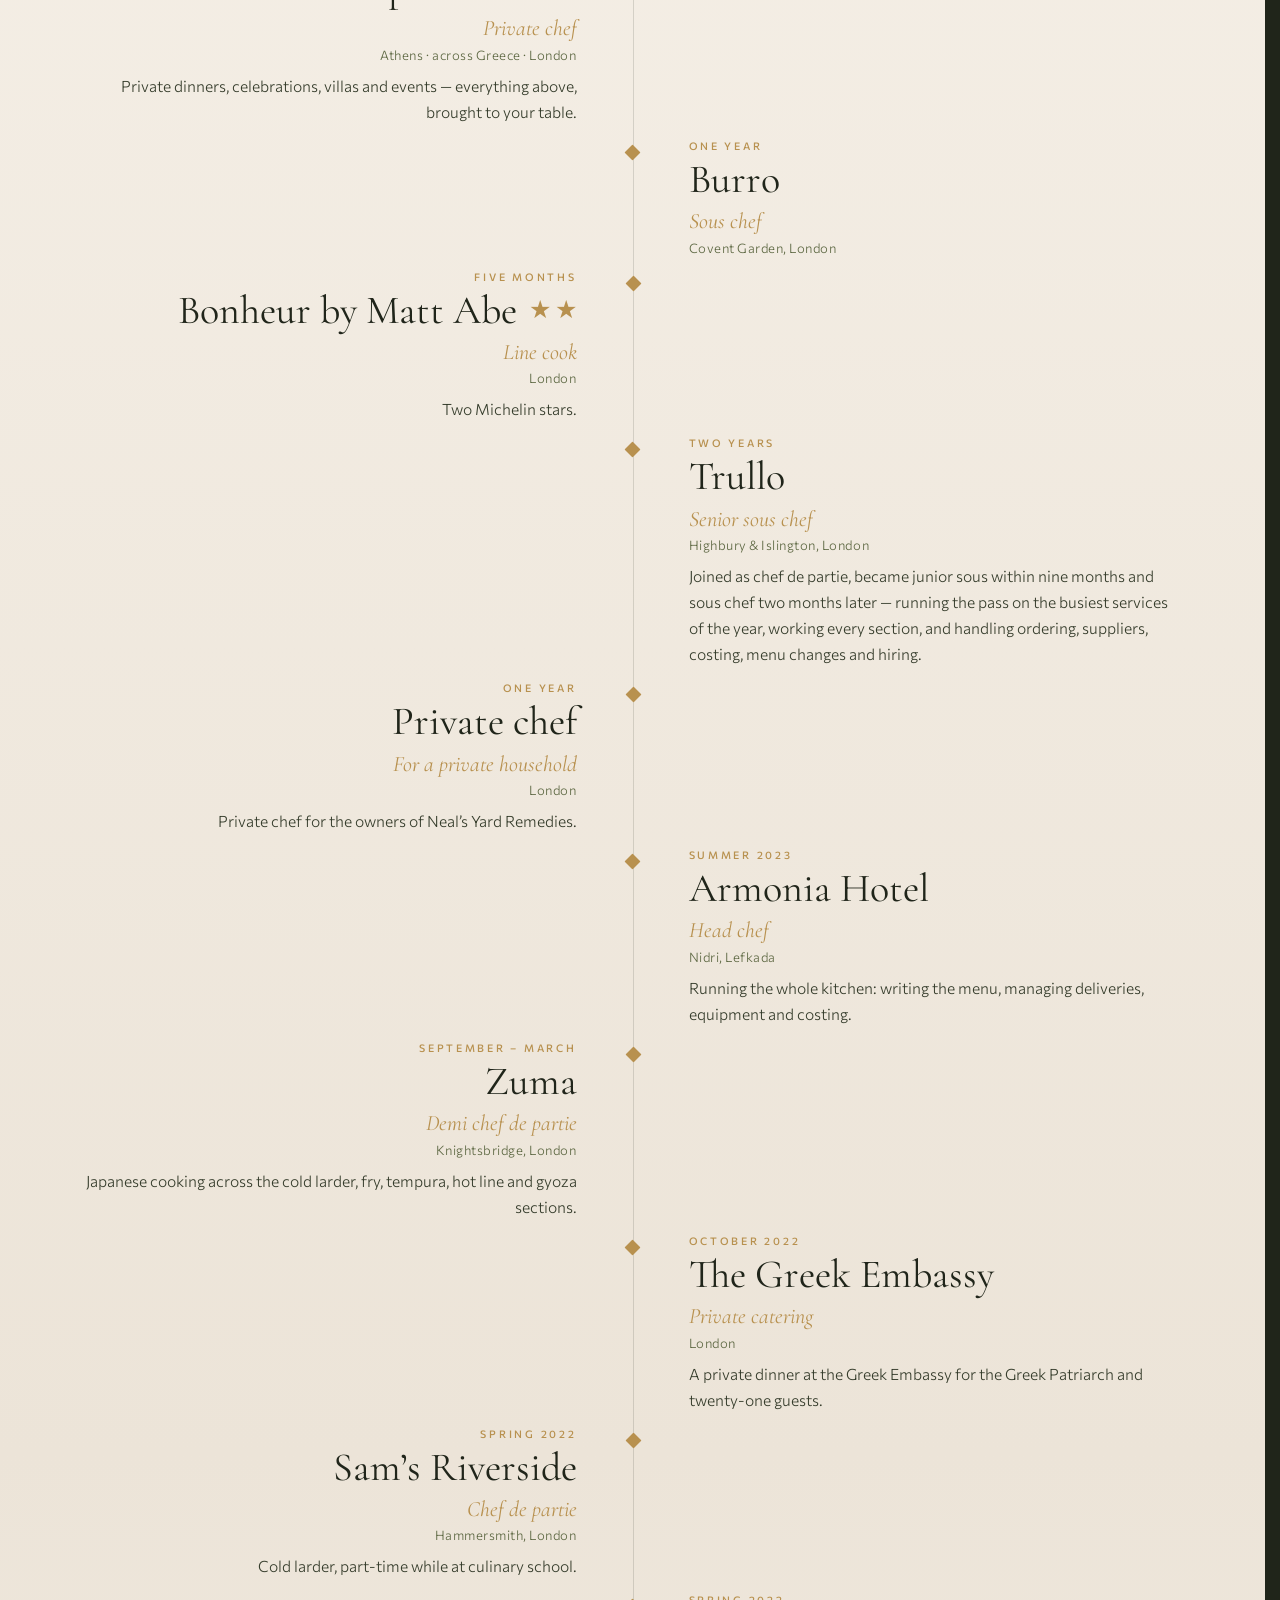
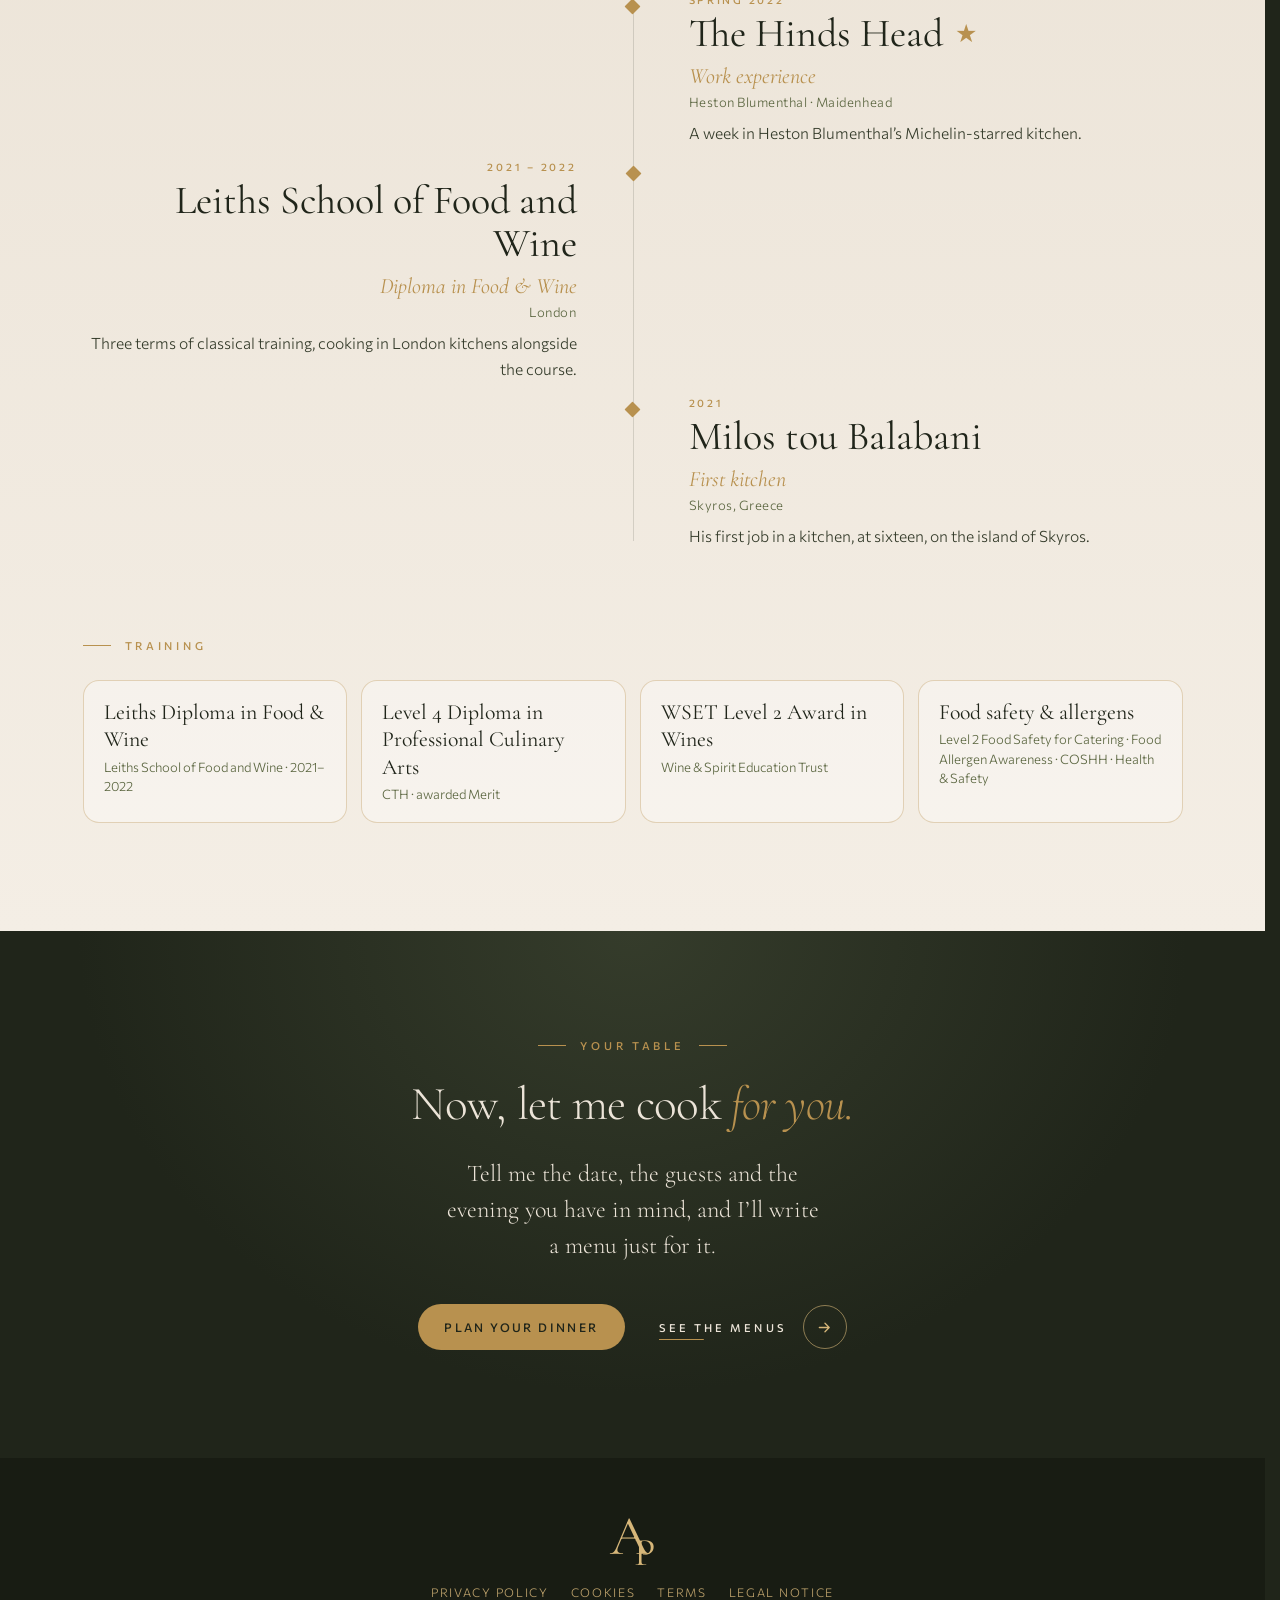
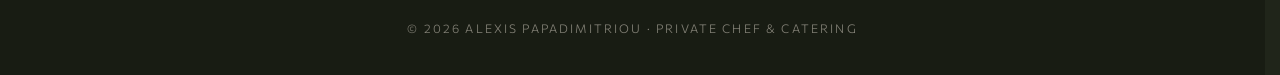
<file: about.html>
<!doctype html>
<html lang="en">
<head>
<meta charset="utf-8">
<meta name="viewport" content="width=device-width, initial-scale=1, viewport-fit=cover">
<title>About Alexis Papadimitriou | Private Chef</title>
<meta name="description" content="The story of private chef Alexis Papadimitriou: from his first kitchen on Skyros to Michelin-starred kitchens in London, and the training behind every dinner he cooks.">
<link rel="canonical" href="https://papadimitriou.uk/about">
<link rel="alternate" hreflang="en" href="https://papadimitriou.uk/about">
<link rel="alternate" hreflang="el" href="https://papadimitriou.uk/el/about/">
<link rel="alternate" hreflang="x-default" href="https://papadimitriou.uk/about">
<meta name="robots" content="index,follow,max-image-preview:large">
<meta name="theme-color" content="#20251a">
<meta property="og:type" content="profile">
<meta property="og:site_name" content="Alexis Papadimitriou — Private Chef">
<meta property="og:title" content="About Alexis Papadimitriou | Private Chef">
<meta property="og:description" content="The story of private chef Alexis Papadimitriou: from his first kitchen on Skyros to Michelin-starred kitchens in London, and the training behind every dinner he cooks.">
<meta property="og:url" content="https://papadimitriou.uk/about">
<meta property="og:image" content="https://papadimitriou.uk/og.JPG">
<meta property="og:image:width" content="1200">
<meta property="og:image:height" content="630">
<meta property="og:locale" content="en_GB">
<meta property="og:locale:alternate" content="el_GR">
<meta name="twitter:card" content="summary_large_image">
<link rel="apple-touch-icon" href="/apple-touch-icon.PNG">
<link rel="icon" href="data:image/svg+xml,%3Csvg xmlns='http://www.w3.org/2000/svg' viewBox='0 0 64 64'%3E%3Crect width='64' height='64' rx='14' fill='%2320251a'/%3E%3Ctext x='32' y='43' font-family='Georgia,serif' font-size='30' fill='%23d6b679' text-anchor='middle'%3EAP%3C/text%3E%3C/svg%3E">
<link rel="preload" href="/fonts/cormorant-garamond-latin-300-normal.woff2" as="font" type="font/woff2" crossorigin>
<link rel="preload" href="/fonts/commissioner-latin-400-normal.woff2" data-el-href="/fonts/commissioner-greek-400-normal.woff2" as="font" type="font/woff2" crossorigin>
<link rel="stylesheet" href="/site.css?v=55">
<script src="/arrive.js?v=55"></script>
<link rel="modulepreload" href="/i18n.js?v=55">
<link rel="modulepreload" href="/details.js?v=55">
<link rel="modulepreload" href="/curtain.js?v=55">
</head>
<body class="about-page">

<!-- The About page: his full story and career, opened from the portrait on the home page.
     Text is in i18n.js; about.js runs the language switch and the scroll effects. -->
<div class="pg-veil" aria-hidden="true"><span class="veil-ap">A<span>P</span></span><i></i></div>

<header id="hdr">
  <a class="brand" href="/" data-home="" aria-label="Alexis Papadimitriou — home">AP <small>Private Chef</small></a>
  <div class="hdr-r">
    <div class="lang" role="group" aria-label="Language">
      <button type="button" data-lang="en" aria-pressed="true">EN</button>
      <button type="button" data-lang="el" aria-pressed="false">ΕΛ</button>
    </div>
    <a class="cta" href="/#contact" data-home="#contact" data-i18n="nav.enquire">Enquire</a>
  </div>
</header>

<main id="top">
  <h1 class="sr-only" data-i18n="ap.h1">About Alexis Papadimitriou</h1>

  <section id="about" class="plain light page-first" data-theme="light">
    <div class="watermark" id="wm" aria-hidden="true">AP</div>
    <div class="about-grid">
      <div class="about-text">
        <p class="eyebrow" data-reveal data-i18n="ab.eyebrow">The chef</p>
        <h2 data-reveal-group><span class="mask" style="display:block"><span data-i18n="ab.h1">I don’t cook to manipulate flavour.</span></span><span class="mask" style="display:block"><span data-i18n="ab.h2">I cook to <em>show it off.</em></span></span></h2>
        <div class="about-body" data-reveal style="--d:2">
          <p class="lead" data-i18n="ab.p">For me, it has always been entirely about the produce. My passion begins and ends with it. True cooking isn’t about forced creations — it’s about having the restraint to let the ingredients speak for themselves.</p>
          <p class="more" data-i18n="ab.p2">Drawing on my training — from the disciplined precision of Michelin fine-dining kitchens to the honest, real traditions of classic Italian, Greek and Japanese cooking — I focus entirely on bringing out the natural beauty of what is right in front of us.</p>
          <p class="more" data-i18n="ab.p3">But above all, my canvas is your vision. It is all about what the guest wants, and it is my job to make it happen — no matter the request, the cuisine or the dietary demand.</p>
        </div>
        <figure class="ph ph-a" data-ph>
          <div class="ph-frame"><div class="ph-zoom"><img src="/alexis-turbot.webp" width="1086" height="1448" loading="lazy" decoding="async" alt="Alexis in the kitchen, smiling, holding up a whole turbot" data-i18n-alt="ph.a.alt"></div></div>
          <figcaption><span class="ph-rule" aria-hidden="true"></span><span data-i18n="ph.a.cap">In the kitchen</span></figcaption>
        </figure>
        <figure class="ph ph-j" data-ph>
          <div class="ph-frame"><div class="ph-zoom"><img src="/alexis-prime-cut.webp" width="1086" height="1448" loading="lazy" decoding="async" alt="Alexis in his whites in a professional kitchen, holding up a prime cut of beef" data-i18n-alt="ph.j.alt"></div></div>
          <figcaption><span class="ph-rule" aria-hidden="true"></span><span data-i18n="ph.j.cap">On the line</span></figcaption>
        </figure>
      </div>
    </div>
  </section>

  <!-- The journey (from Alexis's CV), newest first -->
  <section id="journey" class="plain light" data-theme="light">
    <ol class="jy-list" id="jy">
      <i class="jy-line" aria-hidden="true"><i id="jyl"></i></i>
        <li class="jy-i now" data-reveal>
          <span class="jy-dot" aria-hidden="true"></span>
          <p class="jy-when" data-i18n="j12.w">Today</p>
          <h3 class="jy-place">Alexis Papadimitriou</h3>
          <p class="jy-role" data-i18n="j12.r">Private chef</p>
          <p class="jy-where" data-i18n="j12.l">Athens · across Greece · London</p>
          <p class="jy-note" data-i18n="j12.n"></p>
        </li>
        <li class="jy-i" data-reveal>
          <span class="jy-dot" aria-hidden="true"></span>
          <p class="jy-when" data-i18n="j11.w">One year</p>
          <h3 class="jy-place">Burro</h3>
          <p class="jy-role" data-i18n="j11.r">Sous chef</p>
          <p class="jy-where" data-i18n="j11.l">Covent Garden, London</p>
          <p class="jy-note" data-i18n="j11.n"></p>
        </li>
        <li class="jy-i" data-reveal>
          <span class="jy-dot" aria-hidden="true"></span>
          <p class="jy-when" data-i18n="j10.w">Five months</p>
          <h3 class="jy-place">Bonheur by Matt Abe<span class="jy-stars" aria-label="2 Michelin stars"><i>★</i><i>★</i></span></h3>
          <p class="jy-role" data-i18n="j10.r">Line cook</p>
          <p class="jy-where" data-i18n="j10.l">London</p>
          <p class="jy-note" data-i18n="j10.n"></p>
        </li>
        <li class="jy-i" data-reveal>
          <span class="jy-dot" aria-hidden="true"></span>
          <p class="jy-when" data-i18n="j9.w">Two years</p>
          <h3 class="jy-place">Trullo</h3>
          <p class="jy-role" data-i18n="j9.r">Senior sous chef</p>
          <p class="jy-where" data-i18n="j9.l">Highbury &amp; Islington, London</p>
          <p class="jy-note" data-i18n="j9.n"></p>
        </li>
        <li class="jy-i" data-reveal>
          <span class="jy-dot" aria-hidden="true"></span>
          <p class="jy-when" data-i18n="j8.w">One year</p>
          <h3 class="jy-place">Private chef</h3>
          <p class="jy-role" data-i18n="j8.r">For a private household</p>
          <p class="jy-where" data-i18n="j8.l">London</p>
          <p class="jy-note" data-i18n="j8.n"></p>
        </li>
        <li class="jy-i" data-reveal>
          <span class="jy-dot" aria-hidden="true"></span>
          <p class="jy-when" data-i18n="j7.w">Summer 2023</p>
          <h3 class="jy-place">Armonia Hotel</h3>
          <p class="jy-role" data-i18n="j7.r">Head chef</p>
          <p class="jy-where" data-i18n="j7.l">Nidri, Lefkada</p>
          <p class="jy-note" data-i18n="j7.n"></p>
        </li>
        <li class="jy-i" data-reveal>
          <span class="jy-dot" aria-hidden="true"></span>
          <p class="jy-when" data-i18n="j6.w">September – March</p>
          <h3 class="jy-place">Zuma</h3>
          <p class="jy-role" data-i18n="j6.r">Demi chef de partie</p>
          <p class="jy-where" data-i18n="j6.l">Knightsbridge, London</p>
          <p class="jy-note" data-i18n="j6.n"></p>
        </li>
        <li class="jy-i" data-reveal>
          <span class="jy-dot" aria-hidden="true"></span>
          <p class="jy-when" data-i18n="j5.w">October 2022</p>
          <h3 class="jy-place">The Greek Embassy</h3>
          <p class="jy-role" data-i18n="j5.r">Private catering</p>
          <p class="jy-where" data-i18n="j5.l">London</p>
          <p class="jy-note" data-i18n="j5.n"></p>
        </li>
        <li class="jy-i" data-reveal>
          <span class="jy-dot" aria-hidden="true"></span>
          <p class="jy-when" data-i18n="j4.w">Spring 2022</p>
          <h3 class="jy-place">Sam’s Riverside</h3>
          <p class="jy-role" data-i18n="j4.r">Chef de partie</p>
          <p class="jy-where" data-i18n="j4.l">Hammersmith, London</p>
          <p class="jy-note" data-i18n="j4.n"></p>
        </li>
        <li class="jy-i" data-reveal>
          <span class="jy-dot" aria-hidden="true"></span>
          <p class="jy-when" data-i18n="j3.w">Spring 2022</p>
          <h3 class="jy-place">The Hinds Head<span class="jy-stars" aria-label="1 Michelin star"><i>★</i></span></h3>
          <p class="jy-role" data-i18n="j3.r">Work experience</p>
          <p class="jy-where" data-i18n="j3.l">Heston Blumenthal · Maidenhead</p>
          <p class="jy-note" data-i18n="j3.n"></p>
        </li>
        <li class="jy-i" data-reveal>
          <span class="jy-dot" aria-hidden="true"></span>
          <p class="jy-when" data-i18n="j2.w">2021 – 2022</p>
          <h3 class="jy-place">Leiths School of Food and Wine</h3>
          <p class="jy-role" data-i18n="j2.r">Diploma in Food &amp; Wine</p>
          <p class="jy-where" data-i18n="j2.l">London</p>
          <p class="jy-note" data-i18n="j2.n"></p>
        </li>
        <li class="jy-i" data-reveal>
          <span class="jy-dot" aria-hidden="true"></span>
          <p class="jy-when" data-i18n="j1.w">2021</p>
          <h3 class="jy-place">Milos tou Balabani</h3>
          <p class="jy-role" data-i18n="j1.r">First kitchen</p>
          <p class="jy-where" data-i18n="j1.l">Skyros, Greece</p>
          <p class="jy-note" data-i18n="j1.n"></p>
        </li>
    </ol>
    <div class="jy-train">
      <p class="eyebrow" data-reveal data-i18n="jt.eyebrow">Training</p>
      <ul class="jy-chips">
        <li data-reveal style="--d:1"><b data-i18n="jt.1">Leiths Diploma in Food &amp; Wine</b><span data-i18n="jt.1s">Leiths School of Food and Wine · 2021–2022</span></li>
        <li data-reveal style="--d:2"><b data-i18n="jt.2">Level 4 Diploma in Professional Culinary Arts</b><span data-i18n="jt.2s">CTH · awarded Merit</span></li>
        <li data-reveal style="--d:3"><b data-i18n="jt.3">WSET Level 2 Award in Wines</b><span data-i18n="jt.3s">Wine &amp; Spirit Education Trust</span></li>
        <li data-reveal style="--d:4"><b data-i18n="jt.4">Food safety &amp; allergens</b><span data-i18n="jt.4s">Level 2 Food Safety for Catering · Food Allergen Awareness · COSHH · Health &amp; Safety</span></li>
      </ul>
    </div>
  </section>

  <section class="ap-cta plain dark" data-theme="dark">
    <div class="ap-cta-in">
      <p class="eyebrow" data-reveal data-i18n="ap.cta.e">Your table</p>
      <h2 data-reveal-group><span class="mask" style="display:block"><span data-i18n="ap.cta.h">Now, let me cook <em>for you.</em></span></span></h2>
      <p class="ap-cta-p" data-reveal style="--d:2" data-i18n="ap.cta.p">Tell me the date, the guests and the evening you have in mind, and I’ll write a menu just for it.</p>
      <div class="ap-cta-b" data-reveal style="--d:3">
        <a class="cta ap-go" href="/#contact" data-home="#contact" data-i18n="ap.cta.b">Plan your dinner</a>
        <a class="ab-more ab-more-l" href="/#occasions" data-home="#occasions"><span data-i18n="ap.cta.m">See the menus</span><i aria-hidden="true"><svg viewBox="0 0 16 16"><path d="M2.5 8h10M8.5 3.5 13 8l-4.5 4.5" fill="none" stroke="currentColor" stroke-width="1.4" stroke-linecap="round" stroke-linejoin="round"/></svg></i></a>
      </div>
    </div>
  </section>
</main>

<footer>
  <div class="ap"><span class="a">A</span><span class="p">P</span></div>
  <nav class="legal-links" aria-label="Legal">
    <a href="/#privacy" data-home="#privacy" data-i18n="lg.privacy">Privacy Policy</a>
    <a href="/#cookies" data-home="#cookies" data-i18n="lg.cookies">Cookies</a>
    <a href="/#terms" data-home="#terms" data-i18n="lg.terms">Terms</a>
    <a href="/#legal" data-home="#legal" data-i18n="lg.legal">Legal notice</a>
  </nav>
  <p data-i18n="ft">© 2026 Alexis Papadimitriou · Private Chef &amp; Catering</p>
</footer>

<div class="sheet" id="sheet" role="dialog" aria-modal="true" aria-labelledby="sheet-title" hidden>
  <div class="sheet-bar">
    <span class="sheet-brand">AP</span>
    <div class="sheet-act">
      <div class="lang" role="group" aria-label="Language">
        <button type="button" data-lang="en" aria-pressed="true">EN</button>
        <button type="button" data-lang="el" aria-pressed="false">ΕΛ</button>
      </div>
      <button type="button" class="sheet-x" id="sheet-x" data-i18n-aria="lg.close" aria-label="Close">✕</button>
    </div>
  </div>
  <article class="sheet-body" id="sheet-body"></article>
</div>

<script type="module" src="/about.js?v=55"></script>
</body>
</html>
</file>
<file: site.css>
/* Styles shared by every page (home and About). Page-only bits live in app.js / about.js. */
/* Fonts, served from this site (/fonts, SIL Open Font License) so the page needs no second server.
   unicode-range means a browser only downloads the Latin or Greek files a page actually uses. */
@font-face {font-family: 'Commissioner'; font-style: normal; font-display: swap; font-weight: 300; src: url(/fonts/commissioner-greek-300-normal.woff2) format('woff2'); unicode-range: U+0370-0377,U+037A-037F,U+0384-038A,U+038C,U+038E-03A1,U+03A3-03FF;}
@font-face {font-family: 'Commissioner'; font-style: normal; font-display: swap; font-weight: 300; src: url(/fonts/commissioner-latin-ext-300-normal.woff2) format('woff2'); unicode-range: U+0100-02BA,U+02BD-02C5,U+02C7-02CC,U+02CE-02D7,U+02DD-02FF,U+0304,U+0308,U+0329,U+1D00-1DBF,U+1E00-1E9F,U+1EF2-1EFF,U+2020,U+20A0-20AB,U+20AD-20C0,U+2113,U+2C60-2C7F,U+A720-A7FF;}
@font-face {font-family: 'Commissioner'; font-style: normal; font-display: swap; font-weight: 300; src: url(/fonts/commissioner-latin-300-normal.woff2) format('woff2'); unicode-range: U+0000-00FF,U+0131,U+0152-0153,U+02BB-02BC,U+02C6,U+02DA,U+02DC,U+0304,U+0308,U+0329,U+2000-206F,U+20AC,U+2122,U+2191,U+2193,U+2212,U+2215,U+FEFF,U+FFFD;}
@font-face {font-family: 'Commissioner'; font-style: normal; font-display: swap; font-weight: 400; src: url(/fonts/commissioner-greek-400-normal.woff2) format('woff2'); unicode-range: U+0370-0377,U+037A-037F,U+0384-038A,U+038C,U+038E-03A1,U+03A3-03FF;}
@font-face {font-family: 'Commissioner'; font-style: normal; font-display: swap; font-weight: 400; src: url(/fonts/commissioner-latin-ext-400-normal.woff2) format('woff2'); unicode-range: U+0100-02BA,U+02BD-02C5,U+02C7-02CC,U+02CE-02D7,U+02DD-02FF,U+0304,U+0308,U+0329,U+1D00-1DBF,U+1E00-1E9F,U+1EF2-1EFF,U+2020,U+20A0-20AB,U+20AD-20C0,U+2113,U+2C60-2C7F,U+A720-A7FF;}
@font-face {font-family: 'Commissioner'; font-style: normal; font-display: swap; font-weight: 400; src: url(/fonts/commissioner-latin-400-normal.woff2) format('woff2'); unicode-range: U+0000-00FF,U+0131,U+0152-0153,U+02BB-02BC,U+02C6,U+02DA,U+02DC,U+0304,U+0308,U+0329,U+2000-206F,U+20AC,U+2122,U+2191,U+2193,U+2212,U+2215,U+FEFF,U+FFFD;}
@font-face {font-family: 'Commissioner'; font-style: normal; font-display: swap; font-weight: 500; src: url(/fonts/commissioner-greek-500-normal.woff2) format('woff2'); unicode-range: U+0370-0377,U+037A-037F,U+0384-038A,U+038C,U+038E-03A1,U+03A3-03FF;}
@font-face {font-family: 'Commissioner'; font-style: normal; font-display: swap; font-weight: 500; src: url(/fonts/commissioner-latin-ext-500-normal.woff2) format('woff2'); unicode-range: U+0100-02BA,U+02BD-02C5,U+02C7-02CC,U+02CE-02D7,U+02DD-02FF,U+0304,U+0308,U+0329,U+1D00-1DBF,U+1E00-1E9F,U+1EF2-1EFF,U+2020,U+20A0-20AB,U+20AD-20C0,U+2113,U+2C60-2C7F,U+A720-A7FF;}
@font-face {font-family: 'Commissioner'; font-style: normal; font-display: swap; font-weight: 500; src: url(/fonts/commissioner-latin-500-normal.woff2) format('woff2'); unicode-range: U+0000-00FF,U+0131,U+0152-0153,U+02BB-02BC,U+02C6,U+02DA,U+02DC,U+0304,U+0308,U+0329,U+2000-206F,U+20AC,U+2122,U+2191,U+2193,U+2212,U+2215,U+FEFF,U+FFFD;}
@font-face {font-family: 'Cormorant Garamond'; font-style: normal; font-display: swap; font-weight: 300; src: url(/fonts/cormorant-garamond-latin-ext-300-normal.woff2) format('woff2'); unicode-range: U+0100-02BA,U+02BD-02C5,U+02C7-02CC,U+02CE-02D7,U+02DD-02FF,U+0304,U+0308,U+0329,U+1D00-1DBF,U+1E00-1E9F,U+1EF2-1EFF,U+2020,U+20A0-20AB,U+20AD-20C0,U+2113,U+2C60-2C7F,U+A720-A7FF;}
@font-face {font-family: 'Cormorant Garamond'; font-style: normal; font-display: swap; font-weight: 300; src: url(/fonts/cormorant-garamond-latin-300-normal.woff2) format('woff2'); unicode-range: U+0000-00FF,U+0131,U+0152-0153,U+02BB-02BC,U+02C6,U+02DA,U+02DC,U+0304,U+0308,U+0329,U+2000-206F,U+20AC,U+2122,U+2191,U+2193,U+2212,U+2215,U+FEFF,U+FFFD;}
@font-face {font-family: 'Cormorant Garamond'; font-style: italic; font-display: swap; font-weight: 300; src: url(/fonts/cormorant-garamond-latin-ext-300-italic.woff2) format('woff2'); unicode-range: U+0100-02BA,U+02BD-02C5,U+02C7-02CC,U+02CE-02D7,U+02DD-02FF,U+0304,U+0308,U+0329,U+1D00-1DBF,U+1E00-1E9F,U+1EF2-1EFF,U+2020,U+20A0-20AB,U+20AD-20C0,U+2113,U+2C60-2C7F,U+A720-A7FF;}
@font-face {font-family: 'Cormorant Garamond'; font-style: italic; font-display: swap; font-weight: 300; src: url(/fonts/cormorant-garamond-latin-300-italic.woff2) format('woff2'); unicode-range: U+0000-00FF,U+0131,U+0152-0153,U+02BB-02BC,U+02C6,U+02DA,U+02DC,U+0304,U+0308,U+0329,U+2000-206F,U+20AC,U+2122,U+2191,U+2193,U+2212,U+2215,U+FEFF,U+FFFD;}
@font-face {font-family: 'Cormorant Garamond'; font-style: normal; font-display: swap; font-weight: 400; src: url(/fonts/cormorant-garamond-latin-ext-400-normal.woff2) format('woff2'); unicode-range: U+0100-02BA,U+02BD-02C5,U+02C7-02CC,U+02CE-02D7,U+02DD-02FF,U+0304,U+0308,U+0329,U+1D00-1DBF,U+1E00-1E9F,U+1EF2-1EFF,U+2020,U+20A0-20AB,U+20AD-20C0,U+2113,U+2C60-2C7F,U+A720-A7FF;}
@font-face {font-family: 'Cormorant Garamond'; font-style: normal; font-display: swap; font-weight: 400; src: url(/fonts/cormorant-garamond-latin-400-normal.woff2) format('woff2'); unicode-range: U+0000-00FF,U+0131,U+0152-0153,U+02BB-02BC,U+02C6,U+02DA,U+02DC,U+0304,U+0308,U+0329,U+2000-206F,U+20AC,U+2122,U+2191,U+2193,U+2212,U+2215,U+FEFF,U+FFFD;}
@font-face {font-family: 'Cormorant Garamond'; font-style: italic; font-display: swap; font-weight: 400; src: url(/fonts/cormorant-garamond-latin-ext-400-italic.woff2) format('woff2'); unicode-range: U+0100-02BA,U+02BD-02C5,U+02C7-02CC,U+02CE-02D7,U+02DD-02FF,U+0304,U+0308,U+0329,U+1D00-1DBF,U+1E00-1E9F,U+1EF2-1EFF,U+2020,U+20A0-20AB,U+20AD-20C0,U+2113,U+2C60-2C7F,U+A720-A7FF;}
@font-face {font-family: 'Cormorant Garamond'; font-style: italic; font-display: swap; font-weight: 400; src: url(/fonts/cormorant-garamond-latin-400-italic.woff2) format('woff2'); unicode-range: U+0000-00FF,U+0131,U+0152-0153,U+02BB-02BC,U+02C6,U+02DA,U+02DC,U+0304,U+0308,U+0329,U+2000-206F,U+20AC,U+2122,U+2191,U+2193,U+2212,U+2215,U+FEFF,U+FFFD;}
@font-face {font-family: 'Cormorant Garamond'; font-style: normal; font-display: swap; font-weight: 500; src: url(/fonts/cormorant-garamond-latin-ext-500-normal.woff2) format('woff2'); unicode-range: U+0100-02BA,U+02BD-02C5,U+02C7-02CC,U+02CE-02D7,U+02DD-02FF,U+0304,U+0308,U+0329,U+1D00-1DBF,U+1E00-1E9F,U+1EF2-1EFF,U+2020,U+20A0-20AB,U+20AD-20C0,U+2113,U+2C60-2C7F,U+A720-A7FF;}
@font-face {font-family: 'Cormorant Garamond'; font-style: normal; font-display: swap; font-weight: 500; src: url(/fonts/cormorant-garamond-latin-500-normal.woff2) format('woff2'); unicode-range: U+0000-00FF,U+0131,U+0152-0153,U+02BB-02BC,U+02C6,U+02DA,U+02DC,U+0304,U+0308,U+0329,U+2000-206F,U+20AC,U+2122,U+2191,U+2193,U+2212,U+2215,U+FEFF,U+FFFD;}
@font-face {font-family: 'GFS Didot'; font-style: normal; font-display: swap; font-weight: 400; src: url(/fonts/gfs-didot-greek-ext-400-normal.woff2) format('woff2'); unicode-range: U+1F00-1FFF;}
@font-face {font-family: 'GFS Didot'; font-style: normal; font-display: swap; font-weight: 400; src: url(/fonts/gfs-didot-greek-400-normal.woff2) format('woff2'); unicode-range: U+0370-0377,U+037A-037F,U+0384-038A,U+038C,U+038E-03A1,U+03A3-03FF;}
@font-face {font-family: 'GFS Didot'; font-style: normal; font-display: swap; font-weight: 400; src: url(/fonts/gfs-didot-latin-400-normal.woff2) format('woff2'); unicode-range: U+0000-00FF,U+0131,U+0152-0153,U+02BB-02BC,U+02C6,U+02DA,U+02DC,U+0304,U+0308,U+0329,U+2000-206F,U+20AC,U+2122,U+2191,U+2193,U+2212,U+2215,U+FEFF,U+FFFD;}
@font-face {font-family: 'Pinyon Script'; font-style: normal; font-display: swap; font-weight: 400; src: url(/fonts/pinyon-script-latin-ext-400-normal.woff2) format('woff2'); unicode-range: U+0100-02BA,U+02BD-02C5,U+02C7-02CC,U+02CE-02D7,U+02DD-02FF,U+0304,U+0308,U+0329,U+1D00-1DBF,U+1E00-1E9F,U+1EF2-1EFF,U+2020,U+20A0-20AB,U+20AD-20C0,U+2113,U+2C60-2C7F,U+A720-A7FF;}
@font-face {font-family: 'Pinyon Script'; font-style: normal; font-display: swap; font-weight: 400; src: url(/fonts/pinyon-script-latin-400-normal.woff2) format('woff2'); unicode-range: U+0000-00FF,U+0131,U+0152-0153,U+02BB-02BC,U+02C6,U+02DA,U+02DC,U+0304,U+0308,U+0329,U+2000-206F,U+20AC,U+2122,U+2191,U+2193,U+2212,U+2215,U+FEFF,U+FFFD;}

:root{
  --cream:#ece4d8; --cream-2:#e2d7c6; --paper:#f4eee5;
  --olive:#20251a; --olive-2:#2a3022; --olive-3:#353c2b; --leaf:#5b6640;
  --gold:#b8914f; --gold-l:#d6b679;
  --serif:'Cormorant Garamond','GFS Didot',Georgia,serif;
  --script:'Pinyon Script','Cormorant Garamond',cursive;
  --sans:'Commissioner',system-ui,-apple-system,'Segoe UI',sans-serif;
  --vh:100vh; --pad:clamp(20px,6vw,88px);
  color-scheme:light;
}
@supports (height:100svh){:root{--vh:100svh}}
*{box-sizing:border-box;margin:0;padding:0}
html{-webkit-text-size-adjust:100%;scrollbar-gutter:stable}
body{background:var(--olive);color:var(--olive);font-family:var(--sans);font-weight:300;overflow-x:hidden;overflow-x:clip;-webkit-font-smoothing:antialiased}
a{color:inherit}
img,svg{display:block}
.sr{position:absolute;width:1px;height:1px;overflow:hidden;clip:rect(0 0 0 0);white-space:nowrap}

/* ---------- header ---------- */
header{position:fixed;inset:0 0 auto 0;z-index:50;display:flex;align-items:center;justify-content:space-between;padding:14px var(--pad);padding-top:max(14px,env(safe-area-inset-top));color:var(--olive);transition:color .5s ease}
header.dark{color:var(--cream)}
.brand{font-family:var(--serif);font-size:26px;letter-spacing:-.04em;text-decoration:none;display:flex;align-items:center;gap:10px}
.brand small{font-family:var(--sans);font-size:10px;letter-spacing:.32em;text-transform:uppercase;opacity:0;transform:translateX(-6px);transition:.5s}
header.scrolled .brand small{opacity:.8;transform:none}
.hdr-r{display:flex;align-items:center;gap:10px}
.lang{display:flex;border:1px solid currentColor;border-radius:999px;padding:3px;opacity:.85}
.lang button{background:none;border:0;color:inherit;font:500 11px var(--sans);letter-spacing:.14em;padding:6px 10px;border-radius:999px;cursor:pointer}
.lang button[aria-pressed="true"]{background:var(--gold);color:var(--olive)}
.cta{font:500 11px var(--sans);letter-spacing:.2em;text-transform:uppercase;text-decoration:none;padding:10px 16px;border-radius:999px;background:var(--gold);color:var(--olive);transition:transform .3s,background .3s}
.cta:hover{background:var(--gold-l);transform:translateY(-1px)}
.cta,.send button,.arw{-webkit-tap-highlight-color:transparent;transition:transform .18s cubic-bezier(.3,.7,.2,1),background .3s}
.cta:active,.send button:active,.arw:active{transform:scale(.94)}

/* ---------- pinned scenes ---------- */
.pin{position:relative}
.stage{position:sticky;top:0;height:var(--vh);overflow:hidden;contain:paint}

/* hero */
#hero{height:220vh;background:var(--cream)}
.front{position:absolute;inset:0;display:flex;align-items:center;justify-content:center;gap:clamp(10px,3vw,40px);background:radial-gradient(ellipse at 50% 45%,var(--paper),var(--cream) 70%)}
.rule{width:clamp(36px,22vw,340px);height:1px;background:var(--gold);position:relative;will-change:transform}
.rule::after{content:"";position:absolute;top:-3.5px;width:7px;height:7px;background:var(--gold);transform:rotate(45deg)}
.rule.l{transform-origin:right}.rule.l::after{left:-3px}
.rule.r{transform-origin:left}.rule.r::after{right:-3px}
.mono{display:flex;align-items:flex-end;will-change:transform,opacity;font-size:clamp(78px,15vw,170px)}
.olive{width:.62em;margin-right:-.06em;margin-bottom:-.02em}
.olive svg{width:100%;height:auto;overflow:visible}
.ap{display:flex;align-items:flex-end;font-family:var(--serif);font-weight:400;line-height:.8;color:var(--olive)}
.ap .p{font-size:.7em;margin-left:-.36em;transform:translateY(.24em)}
.hint{position:absolute;bottom:calc(28px + env(safe-area-inset-bottom));left:50%;transform:translateX(-50%);font:400 10px var(--sans);letter-spacing:.4em;text-transform:uppercase;color:var(--leaf);display:flex;flex-direction:column;align-items:center;gap:12px}
/* the drip slides down a clipped track with transform only, so it runs on the GPU and never repaints */
.hint i{width:1px;height:42px;overflow:hidden;position:relative}
.hint i::after{content:"";position:absolute;inset:0;background:linear-gradient(var(--gold),transparent);transform:translate3d(0,-100%,0);animation:drip 2.2s ease-in-out infinite}
@keyframes drip{0%{transform:translate3d(0,-100%,0)}50%{transform:none}100%{transform:translate3d(0,100%,0)}}

.back{position:absolute;inset:0;color:var(--cream);overflow:hidden;display:flex;flex-direction:column;align-items:center;justify-content:center;text-align:center;padding:0 var(--pad);}
.back .n{will-change:transform,opacity;opacity:0;position:relative}
.disc{position:absolute;left:50%;top:52%;width:180vmax;height:180vmax;margin:-90vmax 0 0 -90vmax;border-radius:50%;background:radial-gradient(circle at 50% 45%,var(--olive-3),var(--olive) 45%);transform:scale(0);will-change:transform;pointer-events:none}
.back h1{position:relative}
.first{font-family:var(--serif);font-weight:400;font-size:clamp(52px,12vw,150px);letter-spacing:.16em;line-height:1;margin-right:-.16em}
.script{font-family:var(--script);color:var(--gold-l);font-size:clamp(46px,10vw,124px);line-height:1;margin-top:-.08em}
.orn{display:flex;align-items:center;gap:14px;width:min(520px,80vw);margin:22px 0 18px}
.orn span{flex:1;height:1px;background:var(--gold)}
.orn b{width:9px;height:9px;background:var(--gold);transform:rotate(45deg)}
.tag{font:400 clamp(11px,1.6vw,15px) var(--sans);letter-spacing:.38em;text-transform:uppercase;color:var(--gold-l);margin-right:-.38em}
.place{margin-top:20px;font-family:var(--serif);font-style:italic;font-size:clamp(17px,2.2vw,22px);opacity:.75}

/* statement */
#statement{height:180vh;background:var(--olive);color:var(--cream)}
#statement .stage{display:flex;flex-direction:column;justify-content:center;padding:0 var(--pad)}
.eyebrow{font:500 11px var(--sans);letter-spacing:.34em;text-transform:uppercase;color:var(--gold);display:flex;align-items:center;gap:14px;margin-bottom:28px}
.eyebrow::before{content:"";width:28px;height:1px;background:currentColor}
.big{font-family:var(--serif);font-weight:300;font-size:clamp(31px,5.4vw,72px);line-height:1.12;letter-spacing:-.01em;max-width:18ch}
.big{cursor:pointer;-webkit-tap-highlight-color:transparent;user-select:none;-webkit-user-select:none}
.big .w{display:inline-block;opacity:.14;transition:color .5s ease,text-shadow .7s ease}
.big .w.edge{color:var(--gold-l);transition:color .15s ease,text-shadow .7s ease}
.big em{font-style:italic;color:var(--gold-l)}
@media(hover:hover){.big .w:hover{opacity:1!important;color:var(--gold-l)}}
.big .w.on{opacity:1!important;transition:opacity .35s ease,color .5s ease,text-shadow .7s ease}
.big .w.flash{color:var(--gold-l);text-shadow:0 0 26px rgba(214,182,121,.75)}
.tap{margin-top:34px;font:400 10px var(--sans);letter-spacing:.36em;text-transform:uppercase;color:var(--gold);opacity:.7;display:flex;align-items:center;gap:10px;transition:opacity .5s}
.tap::before{content:"";width:8px;height:8px;border-radius:50%;background:var(--gold);animation:pulse 1.8s ease-in-out infinite}
.tap.gone{opacity:0}
@keyframes pulse{0%,100%{transform:scale(.6);opacity:.5}50%{transform:scale(1.2);opacity:1}}

/* sections */
section.plain{padding:clamp(96px,16vh,180px) var(--pad);position:relative;overflow:hidden}
.light{background:var(--cream);color:var(--olive)}
.dark{background:var(--olive);color:var(--cream)}
h2{font-family:var(--serif);font-weight:300;font-size:clamp(38px,6.4vw,86px);line-height:1.02;letter-spacing:-.015em}
h2 em{font-style:italic;color:var(--gold)}
.mask{overflow:hidden;padding-bottom:.08em}
.mask>span{display:inline-block;transform:translateY(105%);transition:transform .8s cubic-bezier(.16,1,.3,1)}
.in .mask>span,.mask.in>span{transform:none}
[data-reveal]{opacity:0;transform:translateY(28px);transition:opacity .65s ease,transform .8s cubic-bezier(.16,1,.3,1);transition-delay:calc(var(--d,0) * 70ms)}
[data-reveal].in{opacity:1;transform:none}

/* about */
#about .grid{display:grid;grid-template-columns:1fr;gap:48px;max-width:1200px;margin:0 auto;position:relative;z-index:1}
@media(min-width:900px){#about .grid{grid-template-columns:1.1fr 1fr;align-items:end;gap:80px}}
.lead{font-family:var(--serif);font-size:clamp(20px,2.3vw,27px);line-height:1.5;color:var(--olive-3)}
.watermark{position:absolute;right:-.12em;top:50%;font-family:var(--serif);font-size:clamp(280px,48vw,720px);line-height:1;color:var(--olive);opacity:.045;pointer-events:none;will-change:transform;letter-spacing:-.08em}

/* horizontal occasions */
#occasions{background:var(--olive);color:var(--cream)}
#occasions .stage{display:flex;flex-direction:column;justify-content:center;gap:clamp(28px,5vh,56px)}
#occasions .head{padding:0 var(--pad)}
.hw{overflow:hidden;touch-action:pan-y;cursor:grab;-webkit-user-select:none;user-select:none}
.hw::-webkit-scrollbar{display:none}
.hw.drag{cursor:grabbing}.hw.drag .card{pointer-events:none}
.track{display:flex;gap:clamp(16px,2.4vw,32px);width:max-content;padding:0 var(--pad);will-change:transform}
.hctl{display:flex;align-items:center;gap:14px;margin:0 var(--pad)}
.arw{flex:none;width:44px;height:44px;border-radius:50%;border:1px solid rgba(214,182,121,.4);background:none;color:var(--gold-l);font-size:18px;cursor:pointer;display:grid;place-items:center}
.arw:hover{background:rgba(214,182,121,.12)}
.card{width:min(78vw,420px);min-height:min(52vh,460px);border:1px solid rgba(214,182,121,.28);border-radius:22px;padding:clamp(24px,3vw,40px);display:flex;flex-direction:column;justify-content:space-between;background:linear-gradient(160deg,rgba(255,255,255,.05),rgba(255,255,255,0) 60%);position:relative;overflow:hidden}
.card .num{font-family:var(--serif);font-style:italic;font-size:22px;color:var(--gold)}
.card h3{font-family:var(--serif);font-weight:400;font-size:clamp(32px,3.6vw,46px);line-height:1.05;margin:auto 0 14px}
.card p{font-size:15px;line-height:1.65;opacity:.78;max-width:32ch}
.card .olive{position:absolute;right:-14px;top:-10px;width:110px;opacity:.16;transform:rotate(18deg)}
.bar{flex:1;height:1px;background:rgba(214,182,121,.2);position:relative}
.bar i{position:absolute;inset:0;background:var(--gold);transform-origin:left;transform:scaleX(0)}

/* process */
#process .wrap{max-width:900px;margin:0 auto}
.steps{position:relative;margin-top:64px;padding-left:44px}
.steps::before,.steps .line{content:"";position:absolute;left:6px;top:6px;bottom:6px;width:1px;background:rgba(32,37,26,.15)}
.steps .line{background:var(--gold);transform-origin:top;transform:scaleY(0)}
.step{position:relative;padding-bottom:56px}
.step:last-child{padding-bottom:0}
.step::before{content:"";position:absolute;left:-42px;top:12px;width:9px;height:9px;background:var(--cream);border:1px solid var(--gold);transform:rotate(45deg);transition:background .5s}
.step.in::before{background:var(--gold)}
.step small{font:500 11px var(--sans);letter-spacing:.3em;color:var(--gold);text-transform:uppercase}
.step h3{font-family:var(--serif);font-weight:400;font-size:clamp(28px,3.4vw,42px);margin:6px 0 8px}
.step p{font-size:16px;line-height:1.7;color:var(--olive-3);max-width:46ch}

/* contact */
#contact{background:radial-gradient(ellipse at 20% 0%,var(--olive-3),var(--olive) 60%);overflow:visible;overflow-x:clip}
#contact .wrap{max-width:1150px;margin:0 auto;display:grid;gap:56px}
@media(min-width:960px){#contact .wrap{grid-template-columns:.9fr 1.1fr;gap:80px}}
#contact .sub{font-family:var(--serif);font-size:clamp(19px,2vw,24px);line-height:1.5;opacity:.8;margin-top:22px;max-width:30ch}
.direct{margin-top:44px;display:grid;gap:16px}
.direct p{font:500 11px var(--sans);letter-spacing:.3em;text-transform:uppercase;color:var(--gold);margin-bottom:4px}
.direct a{display:flex;align-items:center;gap:16px;text-decoration:none;font-size:16px;word-break:break-all}
.ic{flex:none;width:44px;height:44px;border:1px solid var(--gold);border-radius:50%;display:grid;place-items:center;color:var(--gold-l);transition:background .3s,color .3s}
.direct a:hover .ic{background:var(--gold);color:var(--olive)}
.ic svg{width:18px;height:18px}

form.arrive{animation:arrive 1.2s cubic-bezier(.16,1,.3,1)}
@keyframes arrive{0%{transform:scale(.97);box-shadow:0 0 0 0 rgba(214,182,121,.8),0 40px 80px -30px rgba(0,0,0,.5)}45%{transform:scale(1.01)}100%{transform:none;box-shadow:0 0 0 18px rgba(214,182,121,0),0 40px 80px -30px rgba(0,0,0,.5)}}
form{background:var(--paper);color:var(--olive);border-radius:24px;padding:clamp(24px,4vw,48px);display:grid;grid-template-columns:1fr 1fr;gap:22px 18px;box-shadow:0 40px 80px -30px rgba(0,0,0,.5)}
.f{display:flex;flex-direction:column;gap:8px;grid-column:span 2}
.f.half{grid-column:span 1}
@media(max-width:560px){.f.half{grid-column:span 2}}
label{font:500 10.5px var(--sans);letter-spacing:.24em;text-transform:uppercase;color:var(--leaf)}
input,select,textarea{font:400 16px var(--sans);color:var(--olive);background:transparent;border:0;border-bottom:1px solid rgba(32,37,26,.25);padding:10px 0;border-radius:0;outline:none;transition:border-color .3s;width:100%;-webkit-appearance:none;appearance:none}
select{background:url("data:image/svg+xml,%3Csvg xmlns='http://www.w3.org/2000/svg' width='12' height='8'%3E%3Cpath d='M1 1l5 5 5-5' fill='none' stroke='%23b8914f' stroke-width='1.4'/%3E%3C/svg%3E") no-repeat right 4px center;padding-right:24px}
input[type=date]{min-height:44px}
textarea{resize:vertical;min-height:110px;line-height:1.6}
input:focus,select:focus,textarea:focus{border-color:var(--gold)}
input::placeholder,textarea::placeholder{color:rgba(32,37,26,.38)}
.hp{position:absolute;left:-9999px}
.send{grid-column:span 2;display:flex;align-items:center;justify-content:space-between;gap:16px;flex-wrap:wrap;margin-top:8px}
.send button{font:500 12px var(--sans);letter-spacing:.24em;text-transform:uppercase;background:var(--olive);color:var(--cream);border:0;border-radius:999px;padding:18px 30px;cursor:pointer;display:flex;align-items:center;gap:12px;transition:background .3s,transform .3s}
.send button:hover{background:var(--olive-3);transform:translateY(-1px)}
.send button:disabled{opacity:.6;cursor:wait}
.send button b{color:var(--gold-l);font-weight:400}
.status{font-family:var(--serif);font-size:18px;font-style:italic;flex:1 1 220px}
.status.ok{color:var(--leaf)}.status.err{color:#8a3b2a}

/* enquiry sent: the form folds away and the card closes up around a gold seal (app.js SENT) */
form>*{transition:opacity .38s ease,transform .38s ease}
form.leaving>:not(.sent){opacity:0;transform:translateY(-12px)}
form.done>:not(.sent){display:none}
form.back>:not(.sent){animation:sentUp .7s cubic-bezier(.16,1,.3,1) both}
.sent{grid-column:1/-1;display:flex;flex-direction:column;align-items:center;text-align:center;padding:clamp(4px,2vw,26px) 0 clamp(4px,1.5vw,18px)}
.sent[hidden]{display:none}
.sent:focus,.sent h3:focus{outline:none}
.seal{position:relative;width:min(340px,100%);height:164px;display:grid;place-items:center;margin-bottom:26px}
.seal-disc{position:relative;width:150px;height:150px;display:grid;place-items:center;color:var(--gold-l)}
.seal-disc svg{position:absolute;inset:0;width:100%;height:100%;overflow:visible}
.seal-disc circle{fill:none;stroke:var(--gold)}
.seal-disc .ring{stroke-width:1;stroke-dasharray:360;stroke-dashoffset:360}
.seal-disc .ring2{stroke-width:.7;stroke-dasharray:.6 3.4;stroke-linecap:round;opacity:0}
.seal-disc::before{content:"";position:absolute;inset:19px;border-radius:50%;background:radial-gradient(circle at 34% 28%,var(--olive-3),var(--olive) 72%);box-shadow:inset 0 0 0 1px rgba(214,182,121,.35),0 18px 34px -16px rgba(20,24,14,.7);opacity:0}
.seal-disc .ap{position:relative;color:var(--gold-l);font-size:52px;transform:translate(-.03em,-.1em);opacity:0}
.seal-disc .glint{position:absolute;inset:19px;border-radius:50%;overflow:hidden;pointer-events:none}
.seal-disc .glint::after{content:"";position:absolute;inset:-20% auto -20% 0;width:45%;background:linear-gradient(100deg,transparent,rgba(255,240,205,.32),transparent);transform:translateX(-160%) skewX(-12deg)}
.seal-wave{position:absolute;left:50%;top:50%;width:112px;height:112px;margin:-56px 0 0 -56px;border-radius:50%;border:1px solid var(--gold);opacity:0}
.seal .olive{position:absolute;bottom:2px;width:58px;margin:0}
.seal .o-l{right:calc(50% + 62px);transform:rotate(-38deg);transform-origin:100% 100%}
.seal .o-r{left:calc(50% + 62px);transform:rotate(38deg);transform-origin:0 100%}
.seal .o-r svg{transform:scaleX(-1)}
.sent .seal .olive .lf{opacity:0}
.seal .olive .stem{stroke-dasharray:240;stroke-dashoffset:240}
.sent .eyebrow{justify-content:center;margin-bottom:16px}
.sent .eyebrow::after{content:"";width:28px;height:1px;background:currentColor}
.sent h3{font-family:var(--serif);font-weight:300;font-size:clamp(46px,6vw,72px);line-height:1;letter-spacing:-.015em}
.sent h3 em{font-style:italic;color:var(--gold)}
.sent-p{font-family:var(--serif);font-size:clamp(19px,2vw,22px);line-height:1.5;color:var(--olive-3);max-width:32ch;margin-top:18px;text-wrap:balance}
.sent-d{list-style:none;display:flex;flex-wrap:wrap;justify-content:center;gap:8px;margin-top:24px}
.sent-d:empty{display:none}
.sent-d li{font:500 10.5px var(--sans);letter-spacing:.2em;text-transform:uppercase;color:var(--leaf);border:1px solid rgba(184,145,79,.45);border-radius:999px;padding:9px 14px}
.sent-m{margin-top:22px;font-size:14px;line-height:1.6;color:var(--leaf);max-width:40ch;overflow-wrap:anywhere}
.sent-m b{font-weight:500;color:var(--olive)}
.sent-again{margin-top:30px;font:500 11px var(--sans);letter-spacing:.24em;text-transform:uppercase;color:var(--olive);background:none;border:1px solid rgba(32,37,26,.3);border-radius:999px;padding:15px 24px;cursor:pointer;-webkit-tap-highlight-color:transparent;transition:background .3s,color .3s,border-color .3s}
.sent-again:hover{background:var(--olive);color:var(--cream);border-color:var(--olive)}
.sent-again:focus-visible{outline:2px solid var(--gold);outline-offset:3px}
.sent .s-in{opacity:0;transform:translateY(16px)}
/* the sequence */
.sent.play .ring{transition:stroke-dashoffset 1.1s cubic-bezier(.65,0,.35,1) .05s;stroke-dashoffset:0}
.sent.play .ring2{transition:opacity .8s ease 1s;opacity:1}
.sent.play .seal-disc::before{animation:sealPress .75s cubic-bezier(.3,.7,.2,1) .45s both}
.sent.play .seal-disc .ap{animation:sealAp .9s cubic-bezier(.2,.7,.1,1) .62s both}
.sent.play .seal-wave{animation:sealWave 1.3s cubic-bezier(.16,1,.3,1) .86s both}
.sent.play .glint::after{animation:sealGlint 1.1s cubic-bezier(.45,0,.25,1) 1.35s both}
.sent.play .olive .stem{transition:stroke-dashoffset 1.2s ease .7s;stroke-dashoffset:0}
.sent.play .olive .lf{animation:leaf .9s cubic-bezier(.2,.7,.1,1) both;animation-delay:calc(.8s + var(--i) * 55ms)}
.sent.play .s-in{animation:sentUp .9s cubic-bezier(.16,1,.3,1) both;animation-delay:calc(1.05s + var(--s) * 90ms)}
@keyframes sealPress{0%{opacity:0;transform:scale(1.35)}55%{opacity:1;transform:scale(.95)}100%{opacity:1;transform:none}}
@keyframes sealAp{0%{opacity:0;transform:translate(-.03em,-.1em) scale(1.25)}60%{opacity:1}100%{opacity:1;transform:translate(-.03em,-.1em)}}
@keyframes sealWave{0%{opacity:.75;transform:scale(1)}100%{opacity:0;transform:scale(2.6)}}
@keyframes sealGlint{to{transform:translateX(330%) skewX(-12deg)}}
@keyframes sentUp{from{opacity:0;transform:translateY(16px)}to{opacity:1;transform:none}}
@media(max-width:560px){.seal{height:140px;margin-bottom:20px}.seal-disc{width:128px;height:128px}.seal-disc::before,.seal-disc .glint{inset:16px}
  .seal-disc .ap{font-size:44px}.seal-wave{width:96px;height:96px;margin:-48px 0 0 -48px}.seal .olive{width:48px}
  .seal .o-l{right:calc(50% + 52px)}.seal .o-r{left:calc(50% + 52px)}}
.rm .sent *,.rm .sent *::before,.rm .sent *::after,.rm form>*{animation-duration:1ms!important;animation-delay:0s!important;transition:none!important}

footer{background:#181c13;color:var(--cream);padding:56px var(--pad) calc(40px + env(safe-area-inset-bottom));text-align:center}
footer .ap{color:var(--gold-l);justify-content:center;font-size:56px}
footer p{margin-top:22px;font-size:12px;letter-spacing:.18em;text-transform:uppercase;opacity:.5}

/* intro animation */
.olive .lf{opacity:0;transform-box:fill-box;transform-origin:50% 100%}
.loaded .front .olive .lf{animation:leaf .9s cubic-bezier(.2,.7,.1,1) forwards;animation-delay:calc(.15s + var(--i) * 70ms)}
.front .olive .stem{stroke-dasharray:240;stroke-dashoffset:240}
.loaded .front .olive .stem{transition:stroke-dashoffset 1.4s ease;stroke-dashoffset:0}
.front .ap span{opacity:0;transform:translateY(20px);transition:opacity 1.2s ease,transform 1.4s cubic-bezier(.2,.7,.1,1)}
.front .ap .p{transform:translateY(calc(.24em + 20px))}
.loaded .front .ap span{opacity:1;transform:none}
.loaded .front .ap .p{transform:translateY(.24em);transition-delay:.25s}
.olive:not(.front .olive) .lf,.card .olive .lf,footer .olive .lf{opacity:1}
@keyframes leaf{from{opacity:0;transform:scale(.3) rotate(-10deg)}to{opacity:1;transform:none}}
.front .rule{opacity:0;transition:opacity 1s ease .9s}
.loaded .front .rule{opacity:1}

/* reduced motion */
/* slow connection: while the scripts are still on their way, the monogram waits on the cream with a
   travelling gold light, the same mark as the page veil. It only appears if loading takes a while. */
.boot{position:absolute;inset:0;display:flex;flex-direction:column;align-items:center;justify-content:center;gap:16px;pointer-events:none;transition:opacity .45s ease}
.boot>*{animation:bootIn .9s ease .7s both}
.boot .veil-ap{color:var(--gold);font-size:54px}
.boot i{display:block;position:relative;width:110px;height:1px;background:rgba(184,145,79,.25);overflow:hidden}
.boot i::after{content:"";position:absolute;inset:0;width:45%;background:linear-gradient(90deg,transparent,var(--gold),transparent);animation:bootRun 1.7s cubic-bezier(.65,0,.35,1) infinite}
@keyframes bootIn{from{opacity:0;transform:translateY(6px)}to{opacity:1;transform:none}}
@keyframes bootRun{from{transform:translateX(-110%)}to{transform:translateX(240%)}}
.loaded .boot{opacity:0;visibility:hidden;transition:opacity .45s ease,visibility 0s linear .45s}
.rm #hero{height:auto}.rm #hero .stage{position:relative}
.rm #hero .front{display:none}.rm #hero .back{position:relative;min-height:var(--vh)}.rm .disc{transform:none}
.rm .back .n{opacity:1}
.rm #statement{height:auto}.rm #statement .stage{position:relative;height:auto;padding-top:120px;padding-bottom:120px}
.rm .big .w{opacity:1}
.rm #occasions .stage{position:relative;height:auto;padding:110px 0}
.rm .hw{overflow-x:auto;touch-action:auto;scroll-snap-type:x mandatory}.rm .card{scroll-snap-align:center;flex:none}
.rm [data-reveal],.rm .mask>span{opacity:1;transform:none;transition:none}
.rm .steps .line{transform:none}

/* form extras */
.hp{position:absolute!important;left:-10000px;width:1px;height:1px;overflow:hidden}
.ts-wrap{min-height:0}
#ts:empty{display:none}
.ts-wrap:has(#ts:empty){display:none}
.f.bad input,.f.bad select,.f.bad textarea{border-bottom-color:#a3402a}
.f.bad label{color:#a3402a}
label .opt{text-transform:none;letter-spacing:.04em;font-weight:400;opacity:.7}
.notice{grid-column:span 2;font-size:12.5px;line-height:1.6;color:var(--leaf)}
.notice a,.status a{color:inherit}
.status small{display:block;font-size:.85em;opacity:.8}

/* footer legal links */
.legal-links{display:flex;flex-wrap:wrap;justify-content:center;gap:8px 22px;margin-top:26px}
.legal-links a{font-size:12px;letter-spacing:.14em;text-transform:uppercase;text-decoration:none;color:var(--gold-l);opacity:.85}
.legal-links a:hover{opacity:1;text-decoration:underline}

/* legal sheet */
.sheet{position:fixed;inset:0;z-index:100;background:var(--paper);color:var(--olive);overflow-y:auto;overscroll-behavior:contain;-webkit-overflow-scrolling:touch;animation:sheetIn .38s cubic-bezier(.16,1,.3,1)}
.sheet[hidden]{display:none}
@keyframes sheetIn{from{transform:translateY(24px);opacity:0}to{transform:none;opacity:1}}
.sheet-bar{position:sticky;top:0;display:flex;justify-content:space-between;align-items:center;padding:14px var(--pad);padding-top:max(14px,env(safe-area-inset-top));background:rgba(244,238,229,.92);backdrop-filter:blur(10px);-webkit-backdrop-filter:blur(10px);border-bottom:1px solid rgba(32,37,26,.1)}
.sheet-brand{font-family:var(--serif);font-size:24px;letter-spacing:-.04em}
.sheet-x{width:44px;height:44px;border-radius:50%;border:1px solid rgba(32,37,26,.25);background:none;color:var(--olive);font-size:16px;cursor:pointer}
.sheet-x:active{transform:scale(.94)}
.sheet-act{display:flex;align-items:center;gap:12px}
.sheet-body{max-width:760px;margin:0 auto;padding:36px var(--pad) calc(80px + env(safe-area-inset-bottom));font-size:16px;line-height:1.7}
.sheet-body h1{font-family:var(--serif);font-weight:300;font-size:clamp(36px,6vw,58px);line-height:1.05;margin-bottom:8px}
.sheet-body .upd{font-size:12px;letter-spacing:.2em;text-transform:uppercase;color:var(--gold);margin-bottom:30px}
.sheet-body h2{font-family:var(--serif);font-weight:500;font-size:24px;margin:32px 0 8px}
.sheet-body p,.sheet-body ul{margin:0 0 12px}
.sheet-body ul{padding-left:20px}
.sheet-body li{margin-bottom:6px}
.sheet-body dl{display:grid;grid-template-columns:auto 1fr;gap:6px 18px}
.sheet-body dt{color:var(--leaf)}
.sheet-body a{color:#8a6a35}
.sheet-body code{font-size:.9em;background:rgba(32,37,26,.06);padding:1px 5px;border-radius:4px}
/* lock the page behind an overlay on the root only: overflow on body as well would make body its own
   scroller, which unpins every sticky section underneath (the cards jumped while a menu was open) */
html.locked{overflow:hidden;overscroll-behavior:none}
.rm .sheet{animation:none}

/* chef portrait */
.about-grid{display:grid;grid-template-columns:1fr;gap:44px;max-width:1200px;margin:0 auto;position:relative;z-index:1;align-items:center}
@media(min-width:900px){.about-grid{grid-template-columns:.85fr 1.15fr;gap:90px}}
.portrait{margin:0 auto;width:min(calc(100% - 16px),420px);position:relative;transform:translateX(-6px)}
.portrait-frame{position:relative;border-radius:999px 999px 20px 20px;overflow:hidden;aspect-ratio:4/5;background:#2b2a22;box-shadow:0 40px 70px -40px rgba(32,37,26,.55)}
.portrait::before{content:"";position:absolute;top:0;left:0;right:0;aspect-ratio:4/5;border:1px solid var(--gold);border-radius:999px 999px 20px 20px;z-index:-1;transform:translate(12px,12px);opacity:.75}
.portrait img{width:100%;height:100%;object-fit:cover;object-position:50% 30%;display:block;transform:scale(1.12);transition:transform 1.8s cubic-bezier(.16,1,.3,1)}
.portrait.in img{transform:scale(1)}
.portrait figcaption{margin-top:18px;text-align:center;font:500 11px var(--sans);letter-spacing:.3em;text-transform:uppercase;color:var(--leaf)}
.about-body{margin-top:28px}
.about-body .more{font-family:var(--serif);font-size:clamp(17px,1.7vw,19px);line-height:1.65;color:var(--olive-3);opacity:.86;margin-top:1.1em;max-width:40ch}
#about h2{font-size:clamp(36px,5.4vw,52px)}

/* food gallery */
:is(#kitchen,#produce) .kitchen-head{max-width:1200px;margin:0 auto 44px}
.gallery{max-width:1200px;margin:0 auto;columns:2;column-gap:14px}
@media(min-width:900px){.gallery{columns:3;column-gap:22px}}
.g-item{break-inside:avoid;margin:0 0 22px;position:relative;opacity:0;transform:translateY(30px) scale(.98);transition:opacity .8s ease,transform 1s cubic-bezier(.16,1,.3,1);transition-delay:calc(var(--d,0)*70ms)}
@media(min-width:900px){.g-item{margin-bottom:34px}}
.g-item.in{opacity:1;transform:none}
.g-item img{display:block;width:100%;height:auto;transition:transform 1.2s cubic-bezier(.16,1,.3,1)}
.g-item:hover img{transform:scale(1.04)}
.g-item figcaption{margin-top:10px;padding:0 2px;font-family:var(--serif);font-style:italic;font-size:16px;line-height:1.35;color:var(--olive-3);pointer-events:none}
.g-item button{all:unset;display:block;cursor:zoom-in;border-radius:16px;overflow:hidden;background:var(--cream-2);box-shadow:0 24px 40px -30px rgba(32,37,26,.45);-webkit-mask-image:-webkit-radial-gradient(white,black)}
.g-item button:focus-visible{outline:2px solid var(--gold);outline-offset:3px}

/* lightbox */
.lightbox{position:fixed;inset:0;z-index:110;background:rgba(18,21,14,.96);display:flex;align-items:center;justify-content:center;touch-action:pan-y;animation:lbIn .35s ease}
.lightbox[hidden]{display:none}
@keyframes lbIn{from{opacity:0}}
.lb-fig{margin:0;max-width:min(92vw,1100px);text-align:center}
.lb-fig img{max-width:100%;max-height:78vh;max-height:78svh;border-radius:12px;display:block;margin:0 auto;transition:opacity .25s ease,transform .35s cubic-bezier(.16,1,.3,1)}
.lb-fig img.swap{opacity:0;transform:scale(.97)}
.lb-fig figcaption{margin-top:16px;font-family:var(--serif);font-style:italic;font-size:19px;color:#ece4d8}
.lb-x,.lb-nav{position:absolute;width:46px;height:46px;border-radius:50%;border:1px solid rgba(214,182,121,.45);background:rgba(32,37,26,.6);color:#d6b679;font-size:17px;cursor:pointer;display:grid;place-items:center}
.lb-x{top:max(16px,env(safe-area-inset-top));right:16px}
.lb-prev{left:14px;top:50%;transform:translateY(-50%)}.lb-next{right:14px;top:50%;transform:translateY(-50%)}
@media(max-width:700px){.lb-prev,.lb-next{top:auto;bottom:calc(22px + env(safe-area-inset-bottom));transform:none}.lb-prev{left:calc(50% - 60px)}.lb-next{right:calc(50% - 60px)}}
.lb-count{position:absolute;top:max(28px,calc(env(safe-area-inset-top) + 12px));left:20px;font:500 11px var(--sans);letter-spacing:.25em;color:#a9ad97}
.rm .g-item{opacity:1;transform:none}.rm .portrait img{transform:none}

/* ---------- chef scene ---------- */
#chef{height:260vh;background:var(--cream)}
.cstage{display:flex;flex-direction:column;align-items:center;justify-content:center;background:radial-gradient(ellipse at 50% 60%,var(--paper),var(--cream) 70%)}
.c-box{--bh:min(74svh,calc((100vw - 40px)*1.25),860px);--bh:min(74vh,calc((100vw - 40px)*1.25),860px);position:relative;height:var(--bh);aspect-ratio:4/5;will-change:transform,opacity}
@supports (height:1svh){.c-box{--bh:min(74svh,calc((100vw - 40px)*1.25),860px)}}
.c-arch{position:absolute;left:0;right:0;bottom:2px;height:calc(70% - 2px);border-radius:999px 999px 16px 16px;overflow:hidden;transform-origin:50% 100%;will-change:transform;box-shadow:0 40px 80px -45px rgba(32,37,26,.6);background:#3a2b20}
.c-arch img{position:absolute;left:0;bottom:0;width:100%;height:calc(100% / .70);object-fit:cover;will-change:transform}
/* the portrait is a link to his story: a gold-lettered seal on the arch says so, and the arch answers the pointer */
.c-link{position:absolute;left:0;right:0;bottom:0;top:6%;z-index:3;border-radius:999px 999px 16px 16px;-webkit-tap-highlight-color:transparent}
.c-link:focus-visible{outline:none}
.c-link:focus-visible .c-badge{box-shadow:0 0 0 3px var(--cream),0 0 0 4px var(--gold),0 22px 40px -18px rgba(20,16,10,.65)}
.c-arch img{transition:filter .6s ease}
/* the seal: deep olive with a soft light from the top left, a fine gold rim, a second hairline inside the lettering */
.c-badge{position:absolute;right:-7%;bottom:9%;width:clamp(92px,26%,136px);aspect-ratio:1;border-radius:50%;
  background:radial-gradient(circle at 32% 26%,#3d4532 0%,#262c1e 48%,#1a1e14 100%);color:#d6b679;
  box-shadow:inset 0 0 0 1px rgba(214,182,121,.55),inset 0 0 0 4px #20251a,inset 0 0 0 4.6px rgba(214,182,121,.22),0 22px 40px -18px rgba(20,16,10,.65),0 4px 10px -4px rgba(20,16,10,.35);
  display:grid;place-items:center;opacity:0;transform:scale(.6);will-change:transform,opacity;transition:box-shadow .5s ease}
.c-badge::after{content:"";position:absolute;inset:31%;border-radius:50%;border:1px solid rgba(214,182,121,.28)}
/* a gold halo breathes out from the rim now and then, so the eye finds it */
.c-halo{position:absolute;inset:-1px;border-radius:50%;border:1px solid rgba(184,145,79,.7);pointer-events:none;opacity:0}
.c-badge.in .c-halo{animation:cHalo 3.4s cubic-bezier(.16,1,.3,1) .4s infinite}
/* the ring of words turns on an HTML wrapper: spinning the SVG itself made Chrome lay out the page every frame */
.c-spin{position:absolute;inset:0;animation:cSpin 32s linear infinite;will-change:transform}
.c-ring{position:absolute;inset:0;width:100%;height:100%;overflow:visible}
.c-ring text{font-family:var(--serif);font-weight:500;font-size:9.6px;letter-spacing:.24em;text-transform:uppercase;fill:currentColor}
.c-dot{position:relative;width:30%;aspect-ratio:1;border-radius:50%;display:grid;place-items:center;overflow:hidden;color:#d6b679;transition:background .45s ease,color .45s ease,transform .6s cubic-bezier(.16,1,.3,1)}
.c-dot svg{width:44%;height:44%;display:block;overflow:visible}
.c-arr path{fill:none;stroke:currentColor;stroke-width:1.3;stroke-linecap:round;stroke-linejoin:round}
.c-arr{transition:transform .55s cubic-bezier(.65,0,.35,1)}
.c-arr-2{transform:translate(-160%,160%)}
@media(max-width:600px){.c-badge{right:-2%;bottom:7%;width:clamp(86px,27%,112px)}}
@keyframes cSpin{to{transform:rotate(360deg)}}
@keyframes cHalo{0%{transform:scale(1);opacity:.85}60%,100%{transform:scale(1.28);opacity:0}}
@media(hover:hover){
  .c-link{cursor:pointer}
  .c-box:has(.c-link:hover) .c-arch img{filter:brightness(1.08) saturate(1.06)}
  .c-link:hover .c-dot{background:#d6b679;color:#20251a;transform:scale(1.08)}
  .c-link:hover .c-arr{transform:translate(160%,-160%)}
  .c-link:hover .c-arr-2{transform:none}
  .c-link:hover .c-spin{animation-duration:10s}
  .c-link:hover .c-badge{box-shadow:inset 0 0 0 1px rgba(214,182,121,.85),inset 0 0 0 4px #20251a,inset 0 0 0 4.6px rgba(214,182,121,.35),0 28px 48px -18px rgba(20,16,10,.7),0 4px 10px -4px rgba(20,16,10,.35)}
}
.c-link:active .c-dot{transform:scale(.94)}
.rm .c-badge{opacity:1;transform:none}.rm .c-spin,.rm .c-halo,.rm .hint i::after{animation:none}
.c-line{position:absolute;left:0;right:0;bottom:0;height:70%;border:1px solid var(--gold);border-radius:999px 999px 18px 18px;will-change:transform,opacity;opacity:0}
.c-cut{position:absolute;inset:0;clip-path:inset(-60% -60% 1px -60%);pointer-events:none}
.c-cut img{position:absolute;inset:0;width:100%;height:100%;transform-origin:50% 100%;will-change:transform;filter:drop-shadow(0 -2px 22px rgba(20,16,10,.22))}
.c-word{position:absolute;pointer-events:none}
.c-word span{position:absolute;left:50%;top:50%;font-family:var(--serif);font-weight:300;font-size:calc(var(--bh)*.36);letter-spacing:.06em;line-height:1;white-space:nowrap;will-change:transform,opacity;opacity:0;transform:translate3d(-50%,-50%,0)}
.c-word-back{left:0;right:0;bottom:0;height:70%}
.c-word-back span{color:transparent;-webkit-text-stroke:1.4px rgba(184,145,79,.95)}
.c-word-front{left:0;right:0;bottom:0;height:70%;overflow:hidden;border-radius:999px 999px 16px 16px;transform-origin:50% 100%}
.c-word-front span{color:rgba(232,200,140,.34)}
.c-cap{display:flex;align-items:center;gap:14px;margin-top:22px;font:500 11px var(--sans);letter-spacing:.32em;text-transform:uppercase;color:var(--leaf);opacity:0;will-change:transform,opacity}
.c-rule{display:block;width:40px;height:1px;background:var(--gold);transform-origin:right;transform:scaleX(0)}
.c-rule:last-child{transform-origin:left}
@media(max-width:420px){.c-cap{gap:10px;letter-spacing:.26em}.c-rule{width:22px}}
.rm #chef{height:auto}.rm #chef .stage{position:relative;height:auto;padding:110px 0 60px}
.rm .c-word span,.rm .c-cap,.rm .c-line{opacity:1}.rm .c-rule{transform:none}
.about-grid{grid-template-columns:1fr!important;max-width:900px!important}
#about{padding-top:clamp(40px,8vh,90px)}
.g-hint{margin-top:14px;font:600 10px var(--sans);letter-spacing:.26em;text-transform:uppercase;color:var(--leaf)}

/* ---------- desktop layout (phones are untouched) ---------- */
@media(min-width:1024px){
  :root{--wrap:min(1240px,84vw);--gut:max(var(--pad),calc((100vw - var(--wrap)) / 2))}
  header{padding-left:max(var(--pad),calc((100vw - 1400px) / 2));padding-right:max(var(--pad),calc((100vw - 1400px) / 2))}

  /* statement: centred, wider measure instead of a narrow column on the left */
  #statement .stage{align-items:center;text-align:center;padding:0 var(--gut)}
  #statement .eyebrow::after{content:"";width:28px;height:1px;background:currentColor}
  .tap{margin-top:44px}

  /* about: heading on the left, story on the right, stats on the same grid */
  #about .about-grid{max-width:var(--wrap)!important}
  #about .about-text{display:grid;grid-template-columns:1fr 1fr;column-gap:clamp(56px,7vw,120px);align-items:end}
  #about .about-text .eyebrow{grid-column:1;grid-row:1}
  #about .about-text h2{grid-column:1;grid-row:2}
  #about .about-text{align-items:start}
  #about .about-text .about-body{grid-column:2;grid-row:2;margin-top:.55em}

  /* occasions: line up with the other sections, roomier cards */
  #occasions .head{padding:0 var(--gut)}
  .track{padding:0 var(--gut)}
  .hctl{margin:0 var(--gut)}
  @media(hover:hover){
    .card{transition:border-color .5s ease,background .5s ease}
    .card:hover{border-color:rgba(214,182,121,.6);background:linear-gradient(160deg,rgba(255,255,255,.08),rgba(255,255,255,0) 65%)}
  }

  /* kitchen: heading aligned with the contact sheet */
  :is(#kitchen,#produce) .kitchen-head{max-width:1120px}

  /* process: heading on the left, timeline on the right */
  #process .wrap{max-width:var(--wrap);display:grid;grid-template-columns:1fr 1fr;column-gap:clamp(56px,7vw,120px);align-items:start}
  #process .wrap>.eyebrow{grid-column:1;grid-row:1}
  #process .wrap>h2{grid-column:1;grid-row:2}
  #process .steps{grid-column:2;grid-row:1/4;margin-top:0}

  /* contact: same width as everything else */
  #contact .wrap{max-width:var(--wrap);align-items:start}

  /* desktop type scale: calmer sizes than the phone-first clamps */
  section.plain{padding-top:clamp(80px,12vh,140px);padding-bottom:clamp(80px,12vh,140px)}
  h2{font-size:clamp(44px,3.7vw,64px);text-wrap:balance}
  .mono{font-size:clamp(96px,8.5vw,128px)}
  .first{font-size:clamp(64px,6.4vw,104px)}
  .script{font-size:clamp(54px,5.4vw,86px)}
  .tag{font-size:13px}
  .place{font-size:19px}
  .big{font-size:clamp(36px,3.2vw,56px);line-height:1.16;max-width:24ch}
  .lead{font-size:clamp(19px,1.45vw,24px);line-height:1.6;max-width:36ch}
  .watermark{font-size:clamp(300px,32vw,520px)}
  .card{width:clamp(300px,21vw,420px);min-height:min(50vh,460px)}
  .card h3{font-size:clamp(28px,2.2vw,40px)}
  .card p{font-size:15px}
  .step{padding-bottom:44px}
  .step h3{font-size:clamp(26px,2vw,36px)}
  .step p{font-size:16px}
  #contact .sub{font-size:20px}
  :is(#kitchen,#produce) .kitchen-head,:is(#kitchen,#produce) .gallery.csheet{max-width:min(1120px,78vw)}
  :is(#kitchen,#produce) .kitchen-head{display:grid;grid-template-columns:1fr auto;align-items:end;column-gap:40px}
  :is(#kitchen,#produce) .kitchen-head .eyebrow{grid-column:1/-1}
  :is(#kitchen,#produce) .kitchen-head .g-hint{margin:0 0 .6em}
  #cbox{--bh:min(74vh,820px)}
  #chef{height:240vh}
  .c-cap{margin-top:28px}
}


/* ---------- the journey ---------- */
#journey{background:linear-gradient(180deg,var(--paper),var(--cream) 60%,var(--paper));overflow:hidden}
.jy-list{list-style:none;position:relative;max-width:1100px;margin:0 auto;padding:0 0 0 34px}
.jy-line{position:absolute;left:5px;top:8px;bottom:8px;width:1px;background:rgba(32,37,26,.14)}
.jy-line i{position:absolute;inset:0;background:var(--gold);transform-origin:top;transform:scaleY(0)}
.rm .jy-line i{transform:none}
.jy-i{position:relative;padding:0 0 clamp(34px,6vh,56px)}
.jy-i:last-child{padding-bottom:0}
.jy-dot{position:absolute;left:-34px;top:8px;width:11px;height:11px;border:1px solid var(--gold);background:var(--paper);transform:rotate(45deg) scale(.4);transition:transform .7s cubic-bezier(.16,1,.3,1),background .5s}
.jy-i.in .jy-dot{transform:rotate(45deg) scale(1);background:var(--gold)}
.jy-when{font:500 10.5px var(--sans);letter-spacing:.26em;text-transform:uppercase;color:var(--gold);margin:0 0 6px}
.jy-place{font:400 clamp(28px,3.4vw,40px)/1.08 var(--serif);margin:0;display:flex;align-items:center;gap:12px;flex-wrap:wrap}
.jy-role{font:italic 400 clamp(18px,1.8vw,22px)/1.3 var(--serif);color:var(--gold);margin:6px 0 0}
.jy-where{font-size:13px;letter-spacing:.04em;color:var(--leaf);margin:4px 0 0}
.jy-note{font-size:15.5px;line-height:1.68;color:var(--olive-3);max-width:52ch;margin:10px 0 0}
.jy-note:empty{display:none}
.jy-stars{display:inline-flex;gap:4px}
.jy-stars i{font-style:normal;font-size:.62em;color:var(--gold);display:inline-block;transform:scale(0) rotate(-90deg);transition:transform .9s cubic-bezier(.34,1.56,.64,1)}
.jy-i.in .jy-stars i{transform:none;transition-delay:.45s}
.jy-i.in .jy-stars i+i{transition-delay:.6s}
.rm .jy-stars i{transform:none}
.jy-i.now .jy-place{color:var(--olive)}
.jy-i.now .jy-dot{width:15px;height:15px;left:-36px;top:6px;box-shadow:0 0 0 6px rgba(184,145,79,.14)}
.jy-train{max-width:1100px;margin:clamp(64px,10vh,110px) auto 0}
.jy-chips{list-style:none;margin:18px 0 0;padding:0;display:grid;gap:14px}
.jy-chips li{border:1px solid rgba(184,145,79,.35);border-radius:16px;padding:18px 20px;background:rgba(255,255,255,.35)}
.jy-chips b{display:block;font:400 clamp(19px,1.7vw,22px)/1.25 var(--serif);color:var(--olive)}
.jy-chips span{display:block;margin-top:4px;font-size:13px;line-height:1.5;color:var(--leaf)}
@media(min-width:760px){.jy-chips{grid-template-columns:1fr 1fr}}
@media(min-width:1024px){
  .jy-list{padding:0}
  .jy-line{left:50%}
  .jy-i{width:50%;box-sizing:border-box;padding-right:56px;text-align:right}
  .jy-i:nth-child(odd){margin-left:50%;padding-right:0;padding-left:56px;text-align:left}
  .jy-i .jy-dot{left:auto;right:-6px}
  .jy-i:nth-child(odd) .jy-dot{right:auto;left:-6px}
  .jy-i.now .jy-dot{right:-8px}.jy-i.now:nth-child(odd) .jy-dot{left:-8px}
  .jy-i:not(:nth-child(odd)) .jy-place{justify-content:flex-end}
  .jy-i:not(:nth-child(odd)) .jy-note{margin-left:auto}
  .jy-i{margin-top:-2.5em}.jy-i:nth-child(2){margin-top:0}
  .jy-chips{grid-template-columns:repeat(4,1fr)}
}
/* entries slide in from the line's side */
.jy-i[data-reveal]{opacity:0;transform:translate3d(-18px,14px,0);transition:opacity .9s ease,transform 1.1s cubic-bezier(.16,1,.3,1)}
@media(min-width:1024px){.jy-i[data-reveal]:not(:nth-child(odd)){transform:translate3d(18px,14px,0)}}
.jy-i[data-reveal].in{opacity:1;transform:none}
.rm .jy-i[data-reveal]{opacity:1;transform:none}

/* ---------- photos in the story (a pair in the about section) ----------
   The frame wipes open from the bottom while the photo settles from a slow zoom,
   then the gold outline slides out behind it and the caption rule draws in.
   While scrolling, the photo drifts inside its frame (parallax, set in app.js). */
.ph{position:relative;margin:52px 0 0;width:min(calc(100% - 16px),420px)}
.ph::before{content:"";position:absolute;top:0;left:0;right:0;aspect-ratio:4/5;border:1px solid var(--gold);border-radius:2px;opacity:0;transition:transform 1.3s cubic-bezier(.16,1,.3,1) .85s,opacity .7s ease .85s;pointer-events:none}
.ph.in::before{opacity:.75;transform:translate(14px,14px)}
.ph-frame{position:relative;z-index:1;aspect-ratio:4/5;overflow:hidden;border-radius:2px;background:var(--cream-2);box-shadow:0 44px 70px -44px rgba(32,37,26,.55);clip-path:inset(100% 0 0 0);transition:clip-path 1.5s cubic-bezier(.77,0,.18,1)}
.ph.in .ph-frame{clip-path:inset(0 0 0 0)}
.ph-zoom{position:absolute;inset:0;transform:scale(1.32);transition:transform 2.4s cubic-bezier(.16,1,.3,1)}
.ph.in .ph-zoom{transform:none}
.ph-zoom img{transition:opacity .9s ease}
/* slow connection: until the photo arrives, a soft band of light drifts across its frame */
.ph-frame::after{content:"";position:absolute;inset:0;pointer-events:none;opacity:0;transition:opacity .6s ease;
  background:linear-gradient(100deg,transparent 5%,rgba(255,255,255,.38) 50%,transparent 95%);transform:translate3d(-100%,0,0)}
.ph-frame.ld::after{opacity:1;animation:skLight 1.9s cubic-bezier(.45,0,.55,1) infinite}
.ph-frame.ld img{opacity:0}
@keyframes skLight{from{transform:translate3d(-100%,0,0)}to{transform:translate3d(100%,0,0)}}
.rm .ph-frame.ld::after{animation:none}
.ph img{position:absolute;left:0;top:-9%;width:100%;height:118%;object-fit:cover;display:block;will-change:transform}
.ph-a img{object-position:50% 35%}
.ph figcaption{display:flex;align-items:center;gap:14px;margin-top:24px;font:500 11px var(--sans);letter-spacing:.3em;text-transform:uppercase;color:var(--leaf);opacity:0;transform:translateY(8px);transition:opacity .8s ease 1.1s,transform .9s cubic-bezier(.16,1,.3,1) 1.1s}
.ph-rule{display:block;width:40px;height:1px;background:var(--gold);transform-origin:left;transform:scaleX(0);transition:transform 1s cubic-bezier(.16,1,.3,1) 1.25s}
.ph.in figcaption{opacity:1;transform:none}.ph.in .ph-rule{transform:none}
.rm .ph-frame{clip-path:none}.rm .ph-zoom{transform:none}.rm .ph::before{opacity:.75;transform:translate(14px,14px)}.rm .ph figcaption{opacity:1;transform:none}.rm .ph-rule{transform:none}
/* phones: the second photo sits off-centre to the right, a counterweight to the first */
.ph-j{width:min(74%,340px);margin-left:auto;margin-right:16px}
.ph-j figcaption{justify-content:flex-end}
.ph-j figcaption .ph-rule{order:1}
/* tablets: photo beside the words instead of under them */
@media(min-width:700px) and (max-width:1023px){
  #about .about-text{display:grid;grid-template-columns:1.25fr .75fr;column-gap:44px;align-items:start}
  #about .about-text .eyebrow,#about .about-text h2{grid-column:1/-1}
  #about .about-text .about-body{grid-column:1}
  .ph-a{grid-column:2;grid-row:3;margin-top:34px;width:calc(100% - 14px)}
  /* second photo zig-zags back under the words */
  .ph-j{grid-column:1;grid-row:4;width:min(62%,340px);margin:56px 0 0}
  .ph-j figcaption{justify-content:flex-start}.ph-j figcaption .ph-rule{order:0}
}
@media(min-width:1024px){
  #about .about-text .about-body{grid-row:2/span 2}
  .ph-a{grid-column:1;grid-row:3/span 2;margin-top:clamp(56px,7vh,84px);width:min(calc(100% - 14px),440px)}
  /* second photo under the words, starting lower than the first so the pair staggers */
  .ph-j{grid-column:2;grid-row:4;justify-self:end;margin:clamp(64px,9vh,104px) 14px 0 0;width:min(calc(100% - 28px),380px)}
}

/* ---------- large monitors ---------- */
@media(min-width:1600px){
  :root{--wrap:min(1360px,80vw)}
  header{padding-top:max(18px,env(safe-area-inset-top));padding-bottom:18px}
  .brand{font-size:30px}
  .lang button{font-size:12px;padding:7px 12px}
  .cta{font-size:12px;padding:12px 20px}
  .eyebrow{font-size:12px}
  #about .about-text{column-gap:140px}
  h2{font-size:clamp(64px,3.9vw,76px)}
  .lead{font-size:clamp(22px,1.3vw,25px)}
  .gallery.csheet{--cg:34px;gap:40px 34px!important;padding:40px!important}
  .sh-item .g-t{font-size:26px}
  .step p,.card p{font-size:17px}
  form{padding:56px}
}

/* ---------- shared page chrome (language pill, language change, navigation veil, frosted header) ---------- */
/* language pill: gold indicator slides between EN and ΕΛ */
.lang{position:relative}
.lang button{position:relative;z-index:1;background:transparent!important;transition:color .35s ease}
.lang-ind{position:absolute;top:3px;bottom:3px;left:3px;width:0;border-radius:999px;background:var(--gold);transition:transform .5s cubic-bezier(.16,1,.3,1),width .5s cubic-bezier(.16,1,.3,1)}
/* site-wide language change */
header{view-transition-name:site-header}
::view-transition-group(site-header){animation-duration:.4s}
html.vt-lang::view-transition-old(root){animation:apLangOut .3s cubic-bezier(.4,0,1,1) both}
html.vt-lang::view-transition-new(root){animation:apLangIn .6s cubic-bezier(.16,1,.3,1) .1s both}
html.lang-out main,html.lang-out footer{opacity:0;filter:blur(4px);transition:opacity .22s ease,filter .22s ease}
html.lang-in main,html.lang-in footer{animation:apLangIn .6s cubic-bezier(.16,1,.3,1) both}
@keyframes apLangOut{to{opacity:0;filter:blur(4px)}}
@keyframes apLangIn{from{opacity:0;transform:translate3d(0,8px,0)}}
/* the curtain (curtain.js): language switch, moving between pages, legal pages */
#lswap{position:fixed;inset:0;z-index:105;visibility:hidden;pointer-events:none;overflow:hidden}
.ls-panel{position:absolute;inset:0;background:radial-gradient(ellipse at 50% 40%,#353c2b,#1b2016 75%);transform:translate3d(0,100%,0);will-change:transform;display:flex;align-items:center;justify-content:center}
.ls-bulge{position:absolute;left:-25%;right:-25%;height:26vh;background:inherit;border-radius:50%;will-change:transform}
.ls-top{top:-13vh;background:#2a3022;transform-origin:50% 100%}
.ls-bot{bottom:-13vh;background:#1d2218;transform-origin:50% 0;transform:scaleY(0)}
.ls-inner{position:relative;display:flex;flex-direction:column;align-items:center;gap:18px;color:#ece4d8;text-align:center;padding:0 20px}
.ls-ap{font-family:'Cormorant Garamond','GFS Didot',Georgia,serif;font-size:40px;line-height:.8;color:#d6b679;display:flex;align-items:flex-end;opacity:0}
.ls-ap span{font-size:.7em;margin-left:-.36em;transform:translateY(.24em)}
.ls-word{font-family:'Cormorant Garamond','GFS Didot',Georgia,serif;font-style:italic;font-weight:300;font-size:clamp(58px,15vw,150px);line-height:1.1;color:#f1e7d6;min-height:1.1em;white-space:nowrap;opacity:0}
.ls-word.long{font-size:clamp(42px,10.5vw,124px)}
.ls-rule{display:block;width:min(260px,60vw);height:1px;background:#b8914f;transform:scaleX(0)}
.ls-sub{display:flex;align-items:center;gap:14px;font:500 11px 'Commissioner',system-ui,sans-serif;letter-spacing:.32em;text-transform:uppercase;opacity:0}
.ls-sub b{font-weight:500;color:rgba(236,228,216,.45);transition:color .5s}
.ls-sub b.on{color:#d6b679}
.ls-sub em{width:5px;height:5px;background:#b8914f;transform:rotate(45deg)}
/* arriving through the curtain from the other page: the page stays hidden behind it until curtain.js takes over
   (and shows itself anyway after a few seconds if the scripts never arrive) */
html.arriving body::after{content:"";position:fixed;inset:0;z-index:104;background:radial-gradient(ellipse at 50% 40%,#353c2b,#1b2016 75%);animation:arriveSafe 0s linear 8s forwards}
@keyframes arriveSafe{to{visibility:hidden}}
.sheet.quiet{animation:none}
/* navigation veil */
#veil{position:fixed;inset:0;z-index:95;background:#20251a;display:flex;align-items:center;justify-content:center;opacity:0;visibility:hidden;pointer-events:none;transition:opacity .5s cubic-bezier(.65,0,.35,1),visibility 0s linear .5s}
#veil.on{opacity:1;visibility:visible;transition:opacity .5s cubic-bezier(.65,0,.35,1),visibility 0s}
.veil-in{display:flex;flex-direction:column;align-items:center;gap:16px;transform:translateY(8px);opacity:0;transition:transform .7s cubic-bezier(.16,1,.3,1),opacity .4s ease}
#veil.on .veil-in{transform:none;opacity:1;transition-delay:.12s}
.veil-ap{font-family:'Cormorant Garamond','GFS Didot',Georgia,serif;font-size:54px;line-height:.8;color:#d6b679;display:flex;align-items:flex-end}
.veil-ap span{font-size:.7em;margin-left:-.36em;transform:translateY(.24em)}
#veil i{display:block;height:1px;width:0;background:#b8914f;transition:width .8s cubic-bezier(.16,1,.3,1)}
#veil.on i{width:110px;transition-delay:.15s}
html.rm #veil{display:none}
/* logo homecoming */
.hc{position:fixed;inset:0;z-index:98;pointer-events:none;overflow:hidden}
.hc-disc{position:absolute;border-radius:50%;background:radial-gradient(circle at 50% 50%,#f4eee5,#ece4d8 60%);transform:scale(0);will-change:transform,opacity}
.hc-ring{position:absolute;border-radius:50%;border:1px solid #b8914f;transform:scale(0);will-change:transform,opacity}
.hc-ap{position:absolute;display:flex;align-items:flex-end;font-family:'Cormorant Garamond','GFS Didot',Georgia,serif;line-height:.8;color:#20251a;white-space:nowrap;-webkit-font-smoothing:antialiased;backface-visibility:hidden}
.hc-ap span{font-size:.7em;margin-left:-.36em;transform:translateY(.24em)}
/* arriving from the About page's logo: the page opens already under the cream, the monogram waiting in the
   middle exactly where the About page left it (and shows itself anyway after a few seconds if the scripts never arrive) */
.hc-in{display:none;--hc-fs:26px}
html.homing .hc-in{display:block;animation:arriveSafe 0s linear 8s forwards}
.hc-in .hc-disc{inset:0;border-radius:0;transform:none}
.hc-in .hc-ap{left:50%;top:42%;font-size:calc(var(--hc-fs) * 3.6);transform:translate(-50%,-50%)}
@media(min-width:1600px){.hc-in{--hc-fs:30px}}
/* frosted menu bar once you scroll, so it stays readable over photos and text */
header::before{content:"";position:absolute;inset:0;z-index:-1;opacity:0;pointer-events:none;
  background:rgba(240,233,222,.8);-webkit-backdrop-filter:blur(16px) saturate(1.3);backdrop-filter:blur(16px) saturate(1.3);
  border-bottom:1px solid rgba(32,37,26,.08);box-shadow:0 10px 30px -22px rgba(32,37,26,.5);transition:opacity .45s ease,background-color .45s ease,border-color .45s ease}
header.scrolled::before{opacity:1}
header.dark::before{background:rgba(26,30,21,.78);border-bottom-color:rgba(214,182,121,.14)}
header{padding-top:max(12px,env(safe-area-inset-top))!important;padding-bottom:12px!important;transition:color .45s ease}

/* ---------- links to and from his story ---------- */
.sr-only{position:absolute!important;width:1px;height:1px;padding:0;margin:-1px;overflow:hidden;clip:rect(0,0,0,0);white-space:nowrap;border:0}
.ab-more{display:inline-flex;align-items:center;gap:16px;margin-top:30px;font:500 11px var(--sans);letter-spacing:.28em;text-transform:uppercase;color:var(--olive);text-decoration:none;-webkit-tap-highlight-color:transparent}
.ab-more span{position:relative;padding:6px 0}
.ab-more span::after{content:"";position:absolute;left:0;right:0;bottom:0;height:1px;background:var(--gold);transform-origin:left;transform:scaleX(.35);transition:transform .6s cubic-bezier(.16,1,.3,1)}
.ab-more i{width:44px;height:44px;border-radius:50%;border:1px solid var(--gold);display:grid;place-items:center;color:var(--gold);transition:background .4s,color .4s,transform .5s cubic-bezier(.16,1,.3,1)}
.ab-more i svg{width:15px;height:15px}
.ab-more:hover span::after,.ab-more:focus-visible span::after{transform:none}
.ab-more:hover i,.ab-more:focus-visible i{background:var(--gold);color:var(--olive);transform:translateX(4px)}
.ab-more:focus-visible{outline:none}.ab-more:focus-visible i{box-shadow:0 0 0 3px rgba(184,145,79,.35)}

/* ---------- the About page ---------- */
#about.page-first{padding-top:clamp(128px,20vh,210px)}
.about-page #about h2{font-size:clamp(40px,5.4vw,58px)}
@media(min-width:1024px){.about-page #about h2{font-size:clamp(52px,4.3vw,68px)}}
/* it opens out of the same dark veil the home page closes with */
.pg-veil{position:fixed;inset:0;z-index:95;background:#20251a;display:flex;flex-direction:column;align-items:center;justify-content:center;gap:16px;pointer-events:none;
  animation:pgLift .95s cubic-bezier(.76,0,.24,1) .2s both}
.pg-veil i{display:block;height:1px;width:110px;background:#b8914f;animation:pgRule .5s ease .1s both}
.pg-veil .veil-ap{animation:pgAp .55s ease both}
@keyframes pgLift{to{clip-path:inset(0 0 100% 0)}}
@keyframes pgRule{to{width:0}}
@keyframes pgAp{to{opacity:0;transform:translateY(-10px)}}
.rm .pg-veil,html.arriving .pg-veil,html.curtain-in .pg-veil{display:none}
/* on a slow connection the veil stays closed until the page is ready, its gold rule running like a loader */
body:not(.loaded) .pg-veil,body:not(.loaded) .pg-veil i,body:not(.loaded) .pg-veil .veil-ap{animation-play-state:paused}
.pg-veil i{position:relative;overflow:hidden}
.pg-veil i::after{content:"";position:absolute;inset:0;width:45%;background:linear-gradient(90deg,transparent,#f1dcae,transparent);opacity:0;transform:translateX(-110%)}
body:not(.loaded) .pg-veil i::after{animation:bootRun 1.7s cubic-bezier(.65,0,.35,1) .8s infinite;opacity:1}
/* closing invitation */
.ap-cta{background:radial-gradient(ellipse at 50% 0%,var(--olive-3),var(--olive) 62%);text-align:center}
.ap-cta .eyebrow{justify-content:center}.ap-cta .eyebrow::after{content:"";width:28px;height:1px;background:currentColor}
.ap-cta-in{max-width:var(--wrap,1100px);margin:0 auto}
.ap-cta h2{color:var(--cream);text-wrap:balance}
.ap-cta-p{font-family:var(--serif);font-size:clamp(19px,2vw,24px);line-height:1.5;opacity:.8;margin:24px auto 0;max-width:34ch}
.ap-cta-b{display:flex;flex-wrap:wrap;align-items:center;justify-content:center;gap:18px 34px;margin-top:40px}
.ap-go{padding:16px 26px;font-size:12px}
.ab-more-l{margin-top:0;color:var(--cream)}
.ab-more-l i{color:var(--gold-l);border-color:rgba(214,182,121,.6)}

/* phone: country code + number on one line, like the guests stepper */
.ph-wrap{display:flex;align-items:center;gap:14px;border-bottom:1px solid rgba(32,37,26,.25);transition:border-color .3s}
.ph-wrap:focus-within,.ph-wrap:hover{border-bottom-color:var(--gold)}
.f.bad .ph-wrap{border-bottom-color:#a3402a}
.ph-wrap .cs-btn{width:auto;flex:none;gap:8px;border-bottom:0!important;box-shadow:none!important;padding-right:14px;position:relative;font-size:15px;letter-spacing:.02em}
.ph-wrap .cs-btn::after{content:"";position:absolute;right:0;top:50%;height:20px;margin-top:-10px;width:1px;background:rgba(184,145,79,.45)}
.ph-wrap .cs-btn:focus-visible .cs-val{text-decoration:underline;text-decoration-color:var(--gold);text-underline-offset:5px}
.ph-wrap input{border-bottom:0!important;flex:1;min-width:0;letter-spacing:.03em;font-variant-numeric:tabular-nums}
.cs-aux{white-space:nowrap;font-style:normal;color:var(--gold);font-size:.88em;letter-spacing:.04em;margin-left:6px}
.ph-f .cs:not(.cs-sheet){min-width:280px;right:auto;width:100%}
</file>
